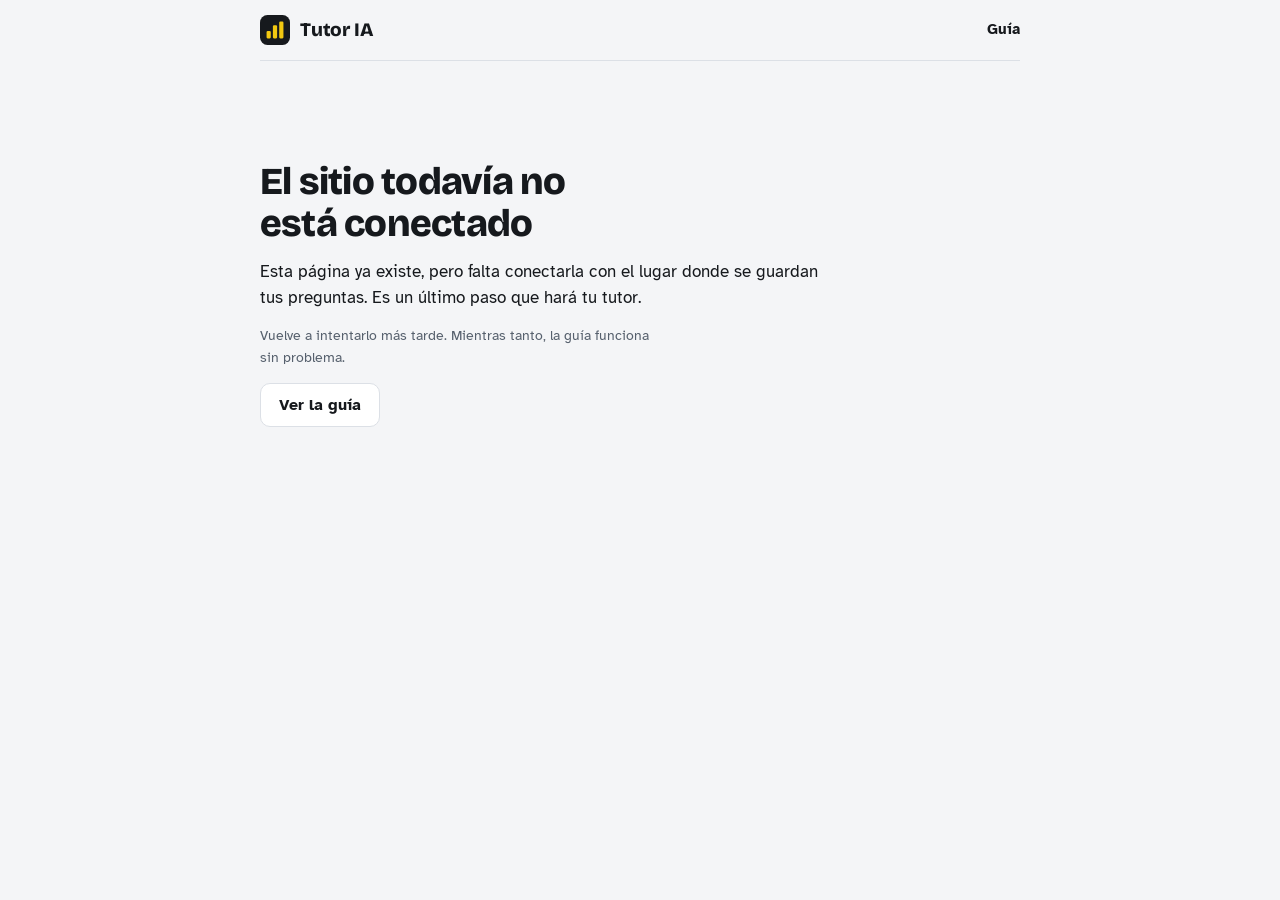
<file: index.html>
<!doctype html>
<html lang="es">
<head>
  <meta charset="utf-8">
  <meta name="viewport" content="width=device-width, initial-scale=1, viewport-fit=cover">
  <meta name="color-scheme" content="light dark">
  <meta name="theme-color" content="#f4f5f7" media="(prefers-color-scheme: light)">
  <meta name="theme-color" content="#101318" media="(prefers-color-scheme: dark)">
  <meta name="robots" content="noindex, nofollow">
  <title>Mis preguntas · Tutor IA</title>
  <link rel="icon" href="data:image/svg+xml,%3Csvg xmlns='http://www.w3.org/2000/svg' viewBox='0 0 32 32'%3E%3Crect width='32' height='32' rx='8' fill='%2316191D'/%3E%3Crect x='7' y='17' width='4.5' height='8' rx='1.2' fill='%23F2C811'/%3E%3Crect x='13.75' y='11' width='4.5' height='14' rx='1.2' fill='%23F2C811'/%3E%3Crect x='20.5' y='7' width='4.5' height='18' rx='1.2' fill='%23F2C811'/%3E%3C/svg%3E">
  <link rel="stylesheet" href="assets/base.css">
  <link rel="stylesheet" href="assets/student.css">
  <script type="module" src="assets/student.js"></script>
</head>
<body>
  <a class="skip-link" href="#main">Ir al contenido</a>

  <header class="topbar">
    <div class="shell topbar-inner">
      <a class="brand" href="index.html" data-route="">
        <svg class="glyph" viewBox="0 0 32 32" aria-hidden="true" focusable="false">
          <rect class="glyph-bg" width="32" height="32" rx="8"/>
          <rect class="glyph-bar" x="7" y="17" width="4.5" height="8" rx="1.2"/>
          <rect class="glyph-bar" x="13.75" y="11" width="4.5" height="14" rx="1.2"/>
          <rect class="glyph-bar" x="20.5" y="7" width="4.5" height="18" rx="1.2"/>
        </svg>
        <span id="greeting">Tutor IA</span>
      </a>
      <nav class="topnav" aria-label="Menú principal">
        <a id="nav-home" href="index.html" data-route="" hidden>Mis preguntas</a>
        <a id="nav-guide" href="guia.html">Guía</a>
      </nav>
    </div>
  </header>

  <p id="conn" class="conn shell" role="status" hidden>Parece que no hay conexión. Lo seguiremos intentando solos.</p>

  <main id="main" class="shell" tabindex="-1">

    <!-- Shown while we check the link with the server -->
    <section id="view-loading" class="view" aria-busy="true">
      <p class="sr-only">Cargando…</p>
      <div class="skeleton sk-title"></div>
      <div class="skeleton sk-block"></div>
      <div class="skeleton sk-block"></div>
    </section>

    <section id="view-nolink" class="view screen" aria-labelledby="nolink-title" hidden>
      <h1 id="nolink-title" tabindex="-1">Necesitas tu enlace personal</h1>
      <p>Abre el enlace que te envió <span data-tutor>tu tutor</span>. Es un enlace largo que te trae directo a tus preguntas.</p>
      <p class="hint">Si ya lo usaste antes, vuelve a abrirlo desde el mismo mensaje o correo. Después, este navegador lo recordará.</p>
      <p><a class="btn" href="guia.html">Mientras tanto, ver la guía</a></p>
    </section>

    <section id="view-notconfigured" class="view screen" aria-labelledby="notconfigured-title" hidden>
      <h1 id="notconfigured-title" tabindex="-1">El sitio todavía no está conectado</h1>
      <p>Esta página ya existe, pero falta conectarla con el lugar donde se guardan tus preguntas. Es un último paso que hará <span data-tutor>tu tutor</span>.</p>
      <p class="hint">Vuelve a intentarlo más tarde. Mientras tanto, la guía funciona sin problema.</p>
      <p><a class="btn" href="guia.html">Ver la guía</a></p>
    </section>

    <section id="view-error" class="view screen" aria-labelledby="error-title" hidden>
      <h1 id="error-title" tabindex="-1">No pudimos conectar</h1>
      <p id="error-text">Revisa tu conexión a internet y vuelve a intentarlo.</p>
      <p><button id="retry-btn" class="btn btn-blue" type="button">Reintentar</button></p>
    </section>

    <!-- Home: her conversations -->
    <section id="view-home" class="view" aria-labelledby="home-title" hidden>
      <div class="intro">
        <h1 id="home-title" tabindex="-1">¿Qué quieres aprender hoy?</h1>
        <p class="lede">Escribe tu duda con calma. La respuesta aparecerá aquí mismo.</p>
      </div>

      <div class="actions">
        <a id="action-question" class="action action-primary" href="index.html?nueva=pregunta" data-route="?nueva=pregunta">
          <span class="action-title">Hacer una pregunta <span class="arrow" aria-hidden="true">→</span></span>
          <span id="action-question-sub" class="action-sub">Te responde el Tutor IA, normalmente en más o menos un minuto.</span>
        </a>
        <a id="action-direct" class="action" href="index.html?nueva=directo" data-route="?nueva=directo">
          <span class="action-title"><span>Mensaje directo a <span data-tutor>tu tutor</span></span> <span class="arrow" aria-hidden="true">→</span></span>
          <span class="action-sub">Te responde <span data-tutor>tu tutor</span> en persona, cuando tenga un momento.</span>
        </a>
      </div>

      <div class="home-notes">
        <p class="aside-note">También puedes escribirle un correo a <span data-tutor>tu tutor</span> como siempre: la respuesta aparecerá aquí también.</p>
        <button id="notify-btn" class="btn btn-sm js-notify" type="button" hidden>Avisarme cuando llegue una respuesta</button>
      </div>

      <div class="list-head">
        <h2 id="list-title">Mis preguntas</h2>
        <span id="list-count" class="list-count"></span>
      </div>
      <div id="thread-list" class="thread-list"></div>
    </section>

    <!-- Compose: new question or direct message -->
    <section id="view-compose" class="view" aria-labelledby="compose-title" hidden>
      <a class="back" href="index.html" data-route=""><span aria-hidden="true">←</span> Volver a mis preguntas</a>
      <h1 id="compose-title" tabindex="-1">Nueva pregunta</h1>

      <div id="draft-note" class="draft-note" hidden>
        <span>Recuperamos lo que estabas escribiendo.</span>
        <button id="draft-clear" class="btn btn-ghost btn-sm" type="button">Empezar de nuevo</button>
      </div>

      <form id="compose-form" class="form" novalidate>
        <fieldset class="kind">
          <legend class="label">¿Quién te responde?</legend>
          <div class="choices">
            <label class="choice" for="kind-question">
              <input type="radio" name="kind" id="kind-question" value="question" checked>
              <span class="choice-title">Pregunta al Tutor IA</span>
              <span id="kind-question-sub" class="choice-sub">Responde en más o menos un minuto.</span>
            </label>
            <label class="choice" for="kind-direct">
              <input type="radio" name="kind" id="kind-direct" value="direct">
              <span class="choice-title">Mensaje directo a <span data-tutor>tu tutor</span></span>
              <span class="choice-sub">Responde en persona, cuando tenga un momento.</span>
            </label>
          </div>
        </fieldset>

        <div id="field-topic" class="field">
          <label for="f-topic">Tema</label>
          <p id="hint-topic" class="hint">Si no sabes cuál, elige «Otro».</p>
          <select id="f-topic" name="topic" class="select" aria-describedby="hint-topic">
            <option value="">Elige un tema</option>
            <option value="powerbi">Power BI</option>
            <option value="powerquery">Power Query</option>
            <option value="dax">DAX</option>
            <option value="python">Python</option>
            <option value="error">Un error</option>
            <option value="otro">Otro</option>
          </select>
        </div>

        <div class="field">
          <label for="f-title">Título</label>
          <p id="hint-title" class="hint">Una frase corta. Por ejemplo: «No me sale el total por ciudad».</p>
          <input id="f-title" name="title" class="input" type="text" autocomplete="off" aria-describedby="hint-title count-title">
          <span id="count-title" class="counter">0 / 140</span>
        </div>

        <div class="field">
          <label id="label-text" for="f-text">Tu pregunta</label>
          <p id="hint-text" class="hint">Cuenta qué querías hacer, qué intentaste y qué pasó.</p>
          <textarea id="f-text" name="text" class="textarea" rows="6" aria-describedby="hint-text count-text"></textarea>
          <span id="count-text" class="counter">0 / 8000</span>
        </div>

        <div class="field">
          <label for="f-code">Código o mensaje de error <span class="optional">(opcional)</span></label>
          <p id="hint-code" class="hint">Pega aquí el código o el mensaje de error completo.</p>
          <textarea id="f-code" name="code" class="textarea code" rows="5" spellcheck="false" autocapitalize="off" autocomplete="off" aria-describedby="hint-code count-code"></textarea>
          <span id="count-code" class="counter">0 / 8000</span>
        </div>

        <p class="privacy"><strong>Cuida tu privacidad.</strong> No escribas contraseñas ni datos privados. Si necesitas mostrar datos, usa solo los nombres de las columnas o datos inventados.</p>

        <p id="compose-error" class="form-error" role="alert"></p>

        <div class="form-actions">
          <button id="compose-submit" class="btn btn-primary" type="submit">Enviar pregunta</button>
          <a class="btn btn-ghost" href="index.html" data-route="">Cancelar</a>
        </div>
      </form>
    </section>

    <!-- One conversation -->
    <section id="view-thread" class="view" aria-labelledby="thread-title" hidden>
      <a class="back" href="index.html" data-route=""><span aria-hidden="true">←</span> Mis preguntas</a>

      <div class="thread-head">
        <p id="thread-num" class="eyebrow"></p>
        <h1 id="thread-title" tabindex="-1"></h1>
        <div id="thread-meta" class="thread-meta"></div>
      </div>

      <p id="thread-error" class="form-error" role="alert"></p>
      <p><button id="thread-retry" class="btn btn-blue" type="button" hidden>Reintentar</button></p>

      <ol id="messages" class="messages" aria-label="Conversación"></ol>

      <div id="thread-status" class="status-line" role="status" aria-live="polite"></div>
      <button id="notify-btn-thread" class="btn btn-sm js-notify" type="button" hidden>Avisarme cuando llegue una respuesta</button>

      <div id="resolve-row" class="resolve-row" hidden>
        <p id="resolve-prompt">¿Ya te quedó claro?</p>
        <button id="resolve-btn" class="btn" type="button">Marcar como resuelta</button>
      </div>
      <p id="closed-note" class="closed-note" tabindex="-1" hidden>Marcaste esta conversación como resuelta. Si vuelves a escribir, se abrirá de nuevo.</p>

      <form id="reply-form" class="form reply" aria-labelledby="reply-title" novalidate hidden>
        <h2 id="reply-title">¿Tienes otra duda sobre esto?</h2>
        <div class="field">
          <label for="r-text">Tu mensaje</label>
          <textarea id="r-text" name="text" class="textarea" rows="4" aria-describedby="count-r-text"></textarea>
          <span id="count-r-text" class="counter">0 / 8000</span>
        </div>
        <details id="r-code-box" class="more">
          <summary>Añadir código o mensaje de error</summary>
          <div class="field">
            <label for="r-code">Código o mensaje de error <span class="optional">(opcional)</span></label>
            <p id="hint-r-code" class="hint">Pega aquí el código o el mensaje de error completo.</p>
            <textarea id="r-code" name="code" class="textarea code" rows="5" spellcheck="false" autocapitalize="off" autocomplete="off" aria-describedby="hint-r-code count-r-code"></textarea>
            <span id="count-r-code" class="counter">0 / 8000</span>
          </div>
        </details>
        <p id="reply-error" class="form-error" role="alert"></p>
        <div class="form-actions">
          <button id="reply-submit" class="btn btn-primary" type="submit">Enviar</button>
          <span class="hint">Sin contraseñas ni datos privados.</span>
        </div>
      </form>
    </section>
  </main>

  <footer id="foot" class="foot shell" hidden>
    <p>Las respuestas del Tutor IA las escribe una inteligencia artificial y a veces se equivoca: prueba siempre el código. <span data-tutor>tu tutor</span> también lee estas conversaciones para ayudarte mejor.</p>
  </footer>

  <noscript><p class="shell">Para usar esta página necesitas activar JavaScript en tu navegador.</p></noscript>
</body>
</html>
</file>
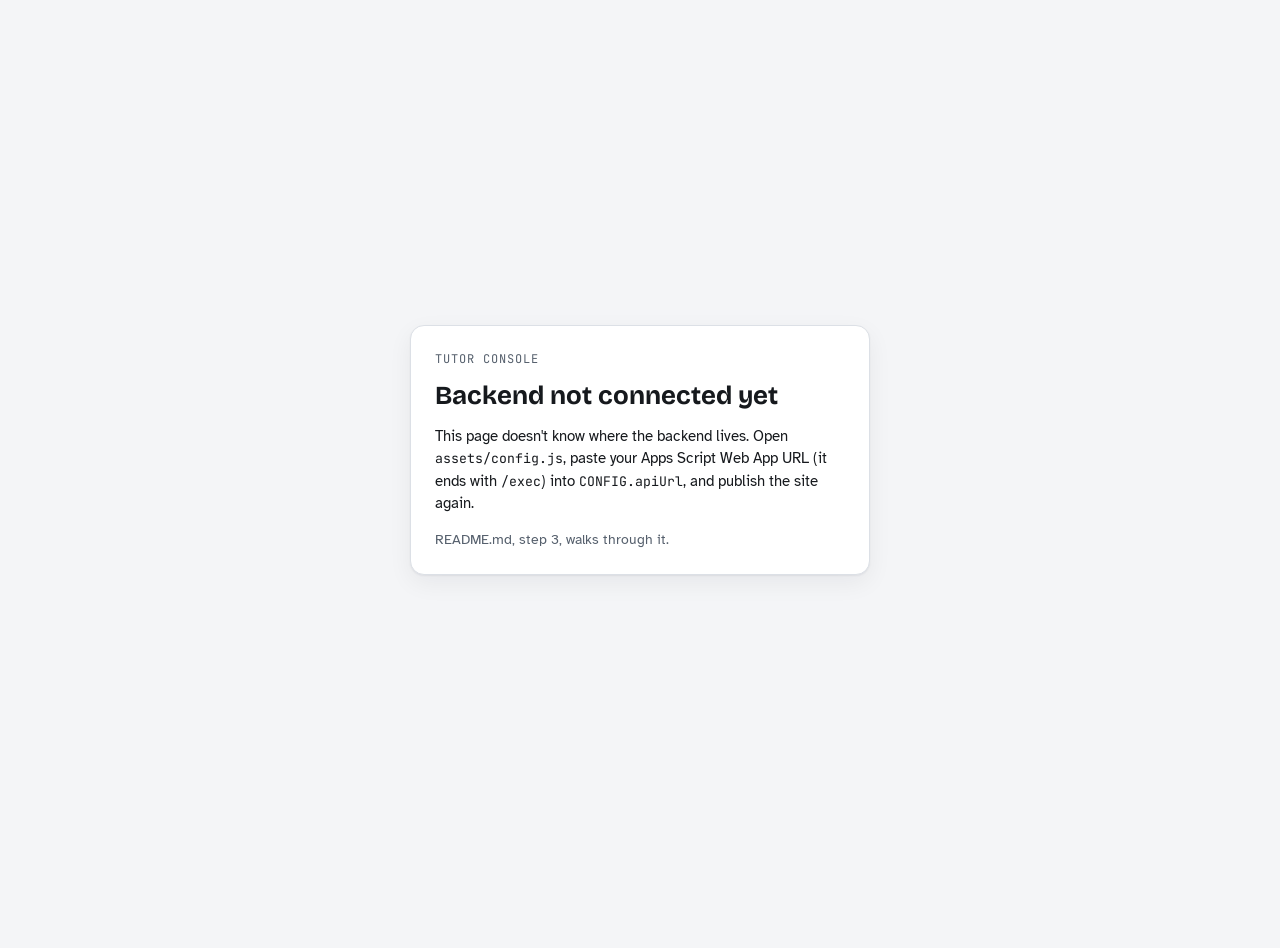
<file: admin.html>
<!doctype html>
<html lang="en">
<head>
  <meta charset="utf-8">
  <meta name="viewport" content="width=device-width, initial-scale=1">
  <meta name="robots" content="noindex">
  <title>Tutor Console</title>
  <link rel="icon" href="data:image/svg+xml,%3Csvg xmlns='http://www.w3.org/2000/svg' viewBox='0 0 32 32'%3E%3Crect width='32' height='32' rx='7' fill='%2316191d'/%3E%3Crect x='7' y='17' width='4' height='8' rx='1' fill='%23f2c811'/%3E%3Crect x='14' y='12' width='4' height='13' rx='1' fill='%23f2c811'/%3E%3Crect x='21' y='7' width='4' height='18' rx='1' fill='%2386b4ea'/%3E%3C/svg%3E">
  <link rel="stylesheet" href="assets/base.css">
  <link rel="stylesheet" href="assets/admin.css">
  <script type="module" src="assets/admin.js"></script>
</head>
<body class="admin">

  <!-- Shown until admin.js decides which screen applies. -->
  <main id="screen-boot" class="screen center-screen">
    <p class="hint">Loading the console…</p>
    <noscript><p class="notice notice-warn">This console needs JavaScript.</p></noscript>
  </main>

  <!-- Backend URL missing in assets/config.js -->
  <main id="screen-not-configured" class="screen center-screen" hidden>
    <section class="card" aria-labelledby="nc-title">
      <p class="eyebrow">Tutor Console</p>
      <h1 id="nc-title">Backend not connected yet</h1>
      <p>This page doesn't know where the backend lives. Open <code>assets/config.js</code>, paste your Apps Script Web App URL (it ends with <code>/exec</code>) into <code>CONFIG.apiUrl</code>, and publish the site again.</p>
      <p class="hint">README.md, step 3, walks through it.</p>
    </section>
  </main>

  <!-- Sign-in -->
  <main id="screen-signin" class="screen center-screen" hidden>
    <section class="card" aria-labelledby="signin-title">
      <p class="eyebrow">Tutor Console</p>
      <h1 id="signin-title">Sign in</h1>
      <p id="signin-msg" class="notice" role="status" hidden></p>
      <form id="signin-form" class="stack" novalidate>
        <div class="field">
          <label for="signin-token">Admin token</label>
          <input id="signin-token" class="input code" type="password" autocomplete="current-password" spellcheck="false" autocapitalize="off" aria-describedby="signin-hint">
          <p id="signin-hint" class="hint">Run <code>setup()</code> in the Apps Script editor and copy the admin token from its log. Tip: open <code>admin.html#admin=YOUR_TOKEN</code> once and this browser remembers it.</p>
        </div>
        <label class="check" for="signin-show"><input type="checkbox" id="signin-show"> Show token</label>
        <button id="signin-submit" class="btn btn-primary" type="submit">Sign in</button>
      </form>
    </section>
  </main>

  <!-- Console -->
  <div id="screen-console" class="screen" hidden>
    <header class="topbar">
      <div class="brand">
        <svg class="brand-mark" viewBox="0 0 32 32" aria-hidden="true"><rect width="32" height="32" rx="7" fill="#16191d"/><rect x="7" y="17" width="4" height="8" rx="1" fill="#f2c811"/><rect x="14" y="12" width="4" height="13" rx="1" fill="#f2c811"/><rect x="21" y="7" width="4" height="18" rx="1" fill="#86b4ea"/></svg>
        <div>
          <h1>Tutor Console</h1>
          <p id="console-sub" class="eyebrow"></p>
        </div>
      </div>
      <nav class="topbar-actions" aria-label="Console actions">
        <span id="link-warn" class="pill pill-alert pill-xs" hidden>Site URL not set</span>
        <button id="btn-copy-link" class="btn btn-sm" type="button" aria-describedby="link-warn">Copy student link</button>
        <button id="btn-notify" class="btn btn-sm" type="button">Enable desktop notifications</button>
        <button id="btn-settings" class="btn btn-sm" type="button">Settings</button>
        <button id="btn-signout" class="btn btn-ghost btn-sm" type="button">Sign out</button>
      </nav>
    </header>

    <p id="conn-banner" class="notice notice-warn conn-banner" role="status" hidden><strong>Connection problem.</strong> <span id="conn-text"></span></p>

    <!-- Summary strip: is the backend healthy? -->
    <section id="status-strip" class="strip" aria-label="Backend status">
      <div class="stat">
        <span class="stat-label">Auto Claude calls today</span>
        <div class="stat-line">
          <span class="stat-big"><span id="calls-today">–</span><span class="stat-of"> / <span id="calls-cap">–</span></span></span>
          <span id="calls-pill" class="pill pill-xs" hidden></span>
        </div>
        <span class="meter" aria-hidden="true"><span id="calls-bar"></span></span>
      </div>
      <div class="stat">
        <span class="stat-label">Backend</span>
        <div class="stat-line">
          <span id="tick-text" class="stat-value">–</span>
          <span id="tick-pill" class="pill pill-xs" hidden></span>
        </div>
        <p id="tick-hint" class="stat-hint warn" hidden>The minute trigger is not running. Open the Apps Script editor and run <code>setup()</code>.</p>
      </div>
      <div class="stat">
        <span class="stat-label">Claude API key</span>
        <div class="stat-line">
          <span id="key-text" class="stat-value">–</span>
          <span id="key-pill" class="pill pill-xs" hidden></span>
        </div>
        <p id="key-hint" class="stat-hint warn" hidden>Add <code>ANTHROPIC_API_KEY</code> in Script Properties.</p>
      </div>
      <div class="stat">
        <span class="stat-label">Email intake</span>
        <div class="stat-line">
          <span id="email-text" class="stat-value">–</span>
          <span id="email-pill" class="pill pill-xs" hidden></span>
        </div>
        <p id="email-hint" class="stat-hint"></p>
      </div>
      <details id="stat-error" class="stat stat-error" hidden>
        <summary><span class="stat-label">Last backend error</span> <span class="pill pill-alert pill-xs">Show</span></summary>
        <pre id="error-text" class="error-text"></pre>
      </details>
    </section>

    <div id="console-grid" class="console-grid" data-view="list">
      <!-- Inbox -->
      <section id="inbox" class="panel inbox" aria-labelledby="inbox-heading">
        <div class="inbox-head">
          <h2 id="inbox-heading">Inbox</h2>
          <span id="sync-status" class="hint sync-status"></span>
          <button id="btn-refresh" class="btn btn-ghost btn-sm" type="button">Refresh</button>
        </div>
        <div class="filters" role="group" aria-label="Filter threads">
          <button type="button" class="filter" id="filter-needs" data-filter="needs" aria-pressed="false">Needs you <span class="count num" id="count-needs">–</span></button>
          <button type="button" class="filter" id="filter-all" data-filter="all" aria-pressed="false">All <span class="count num" id="count-all">–</span></button>
          <button type="button" class="filter" id="filter-direct" data-filter="direct" aria-pressed="false">Direct <span class="count num" id="count-direct">–</span></button>
          <button type="button" class="filter" id="filter-email" data-filter="email" aria-pressed="false">Email <span class="count num" id="count-email">–</span></button>
        </div>
        <div id="list-loading" class="list-loading" aria-hidden="true">
          <div class="skeleton"></div><div class="skeleton"></div><div class="skeleton"></div>
        </div>
        <ul id="thread-list" class="thread-list" aria-label="Threads"></ul>
        <div id="list-empty" class="list-empty" hidden>
          <p id="list-empty-text"></p>
          <button id="btn-show-all" class="btn btn-sm" type="button" hidden>Show all threads</button>
        </div>
      </section>

      <!-- Thread detail -->
      <section id="detail" class="panel detail" aria-label="Thread">
        <div id="detail-empty" class="detail-empty">
          <p id="detail-empty-title" class="detail-empty-title">Select a thread</p>
          <p id="detail-empty-text" class="hint">Pick a thread in the inbox to read the conversation and reply.</p>
          <button id="btn-open-next" class="btn btn-sm" type="button" hidden></button>
        </div>

        <div id="detail-loading" class="detail-loading" hidden aria-hidden="true">
          <div class="skeleton sk-title"></div><div class="skeleton sk-msg"></div><div class="skeleton sk-msg"></div>
        </div>

        <div id="detail-error" class="notice notice-warn" role="alert" hidden>
          <span id="detail-error-text"></span>
          <button id="btn-detail-retry" class="btn btn-sm" type="button">Try again</button>
        </div>

        <article id="detail-thread" class="detail-thread" hidden>
          <button id="btn-back" class="btn btn-ghost btn-sm back-btn" type="button">← Inbox</button>
          <header class="detail-head">
            <div class="detail-titlebar">
              <h2 id="detail-title" class="detail-title" tabindex="-1"><span id="detail-num" class="num detail-num"></span> <span id="detail-title-text"></span></h2>
              <div class="detail-actions">
                <button id="btn-close-thread" class="btn btn-sm" type="button">Close thread</button>
                <button id="btn-delete-thread" class="btn btn-sm btn-danger" type="button">Delete…</button>
              </div>
            </div>
            <div id="detail-pills" class="pill-row"></div>
          </header>

          <div id="detail-notes" class="notes"></div>

          <h3 class="sr-only">Conversation</h3>
          <ol id="history" class="history"></ol>
          <p id="history-empty" class="hint" hidden>No messages in this thread.</p>

          <form id="composer" class="composer" novalidate>
            <div class="composer-top">
              <label id="reply-label" for="reply-text" class="composer-label">Reply</label>
              <div class="seg" role="tablist" aria-label="Reply editor mode">
                <button type="button" role="tab" id="tab-write" aria-selected="true" aria-controls="panel-write">Write</button>
                <button type="button" role="tab" id="tab-preview" aria-selected="false" aria-controls="panel-preview" tabindex="-1">Preview</button>
              </div>
            </div>

            <div id="draft-bar" class="draft-bar" hidden>
              <span><strong>Draft ready</strong> · written <time id="draft-at"></time><span id="draft-stale" class="draft-stale" hidden> (before the latest message)</span></span>
              <button id="btn-insert-draft" class="btn btn-sm" type="button">Insert current draft</button>
            </div>

            <div id="panel-write" role="tabpanel" aria-labelledby="tab-write">
              <textarea id="reply-text" class="textarea" rows="9" placeholder="Write the reply in Spanish. Markdown works." aria-describedby="reply-hint composer-error"></textarea>
            </div>
            <div id="panel-preview" role="tabpanel" aria-labelledby="tab-preview" hidden>
              <div id="reply-preview" class="md preview" tabindex="0"></div>
            </div>
            <p id="reply-hint" class="hint">Markdown supported. <kbd id="send-shortcut">Ctrl+Enter</kbd> sends.</p>
            <p id="composer-error" class="field-error" role="alert"></p>

            <div class="composer-bottom">
              <div class="composer-options">
                <div id="send-as-group" class="send-as" role="radiogroup" aria-labelledby="send-as-label">
                  <span id="send-as-label" class="label">Send as</span>
                  <label class="radio" for="send-as-tutor"><input type="radio" name="send-as" id="send-as-tutor" value="tutor"> Tutor IA</label>
                  <label class="radio" for="send-as-alon"><input type="radio" name="send-as" id="send-as-alon" value="alon"> <span id="send-as-alon-label">Owner</span></label>
                </div>
                <label id="reply-email-wrap" class="check" for="reply-email" hidden><input type="checkbox" id="reply-email"> Also reply by email</label>
              </div>
              <div class="composer-buttons">
                <button id="btn-draft" class="btn btn-sm" type="button">Draft with Claude</button>
                <button id="btn-send" class="btn btn-primary btn-sm" type="submit">Send reply</button>
              </div>
            </div>
          </form>
        </article>
      </section>
    </div>
  </div>

  <!-- Settings -->
  <dialog id="settings-dialog" class="sheet" aria-labelledby="settings-title">
    <form id="settings-form" novalidate>
      <div class="sheet-head">
        <h2 id="settings-title">Settings</h2>
        <button id="settings-close" class="btn btn-ghost btn-sm" type="button">Close</button>
      </div>
      <div class="sheet-body">
        <p id="settings-notice" class="notice notice-warn" hidden></p>
        <p id="settings-error" class="notice notice-warn" role="alert" hidden></p>

        <fieldset class="group">
          <legend>People and links</legend>
          <div class="two-col">
            <div class="field">
              <label for="set-studentName">Student name</label>
              <input id="set-studentName" class="input" type="text" maxlength="60" autocomplete="off">
            </div>
            <div class="field">
              <label for="set-tutorName">Your name (shown to the student)</label>
              <input id="set-tutorName" class="input" type="text" maxlength="60" autocomplete="off">
            </div>
          </div>
          <div class="field">
            <label for="set-siteUrl">Site URL</label>
            <input id="set-siteUrl" class="input" type="url" inputmode="url" spellcheck="false" placeholder="https://alonbbar6.github.io/zoila-tutorial/" aria-describedby="hint-siteUrl">
            <p id="hint-siteUrl" class="hint">Where index.html is published. Used for the student link and links in emails.</p>
          </div>
        </fieldset>

        <fieldset class="group">
          <legend>Automatic answers</legend>
          <div class="switch">
            <input type="checkbox" role="switch" id="set-autoQuestion" class="switch-input" aria-describedby="hint-autoQuestion">
            <label for="set-autoQuestion"><span class="switch-track" aria-hidden="true"></span>Auto-answer questions</label>
            <p id="hint-autoQuestion" class="hint">Claude answers “question” threads on its own.</p>
          </div>
          <div class="switch">
            <input type="checkbox" role="switch" id="set-autoDirect" class="switch-input" aria-describedby="hint-autoDirect">
            <label for="set-autoDirect"><span class="switch-track" aria-hidden="true"></span>Auto-answer direct messages</label>
            <p id="hint-autoDirect" class="hint">Usually off: direct messages are meant for you.</p>
          </div>
          <div class="switch">
            <input type="checkbox" role="switch" id="set-draftDirect" class="switch-input" aria-describedby="hint-draftDirect">
            <label for="set-draftDirect"><span class="switch-track" aria-hidden="true"></span>Pre-write drafts for direct messages</label>
            <p id="hint-draftDirect" class="hint">When a direct message arrives, Claude writes a draft for you to review. Nothing is sent.</p>
          </div>
          <div class="field">
            <label for="set-dailyCap">Daily cap for automatic Claude calls</label>
            <input id="set-dailyCap" class="input num cap-input" type="number" min="0" max="500" step="1" inputmode="numeric" aria-describedby="hint-dailyCap">
            <p id="hint-dailyCap" class="hint">0–500. Counts automatic answers and drafts. Drafts you request here don't count.</p>
          </div>
        </fieldset>

        <fieldset class="group">
          <legend>Email</legend>
          <div class="field">
            <label for="set-studentEmails">Student email addresses</label>
            <textarea id="set-studentEmails" class="textarea code emails-input" rows="3" spellcheck="false" aria-describedby="hint-studentEmails"></textarea>
            <p id="hint-studentEmails" class="hint">One per line or separated by commas. Only emails from these addresses are imported.</p>
          </div>
          <div class="switch">
            <input type="checkbox" role="switch" id="set-emailReplies" class="switch-input" aria-describedby="hint-emailReplies">
            <label for="set-emailReplies"><span class="switch-track" aria-hidden="true"></span>Reply by email to email threads</label>
            <p id="hint-emailReplies" class="hint">Answers to threads that came in by email are also sent back by email.</p>
          </div>
          <div class="intake-row">
            <button id="btn-intake" class="btn btn-sm" type="button">Check email now</button>
            <span id="intake-result" class="hint" role="status"></span>
          </div>
        </fieldset>

        <fieldset class="group">
          <legend>Notifications to you</legend>
          <div class="field">
            <label for="set-notifyEmail">Notification email</label>
            <input id="set-notifyEmail" class="input" type="email" inputmode="email" spellcheck="false" autocomplete="email" aria-describedby="hint-notifyEmail">
            <p id="hint-notifyEmail" class="hint">Leave empty to turn email notifications off.</p>
          </div>
          <div class="field">
            <label for="set-notifyOn">Notify me about</label>
            <select id="set-notifyOn" class="select" aria-describedby="hint-notifyOn">
              <option value="direct">Direct messages only</option>
              <option value="all">Everything, including automatic answers</option>
              <option value="none">Nothing</option>
            </select>
            <p id="hint-notifyOn" class="hint">Errors and a reached daily cap are always emailed when a notification email is set.</p>
          </div>
        </fieldset>
      </div>
      <div class="sheet-foot">
        <button id="settings-cancel" class="btn btn-ghost btn-sm" type="button">Cancel</button>
        <button id="settings-save" class="btn btn-primary btn-sm" type="submit">Save settings</button>
      </div>
    </form>
  </dialog>

  <!-- Generic confirmation (delete, replace text) -->
  <dialog id="confirm-dialog" class="sheet sheet-small" aria-labelledby="confirm-title" aria-describedby="confirm-body">
    <form method="dialog">
      <div class="sheet-body">
        <h2 id="confirm-title" class="confirm-title"></h2>
        <p id="confirm-body"></p>
      </div>
      <div class="sheet-foot">
        <button id="confirm-cancel" class="btn btn-sm" value="cancel">Cancel</button>
        <button id="confirm-ok" class="btn btn-primary btn-sm" value="ok">Confirm</button>
      </div>
    </form>
  </dialog>
</body>
</html>
</file>
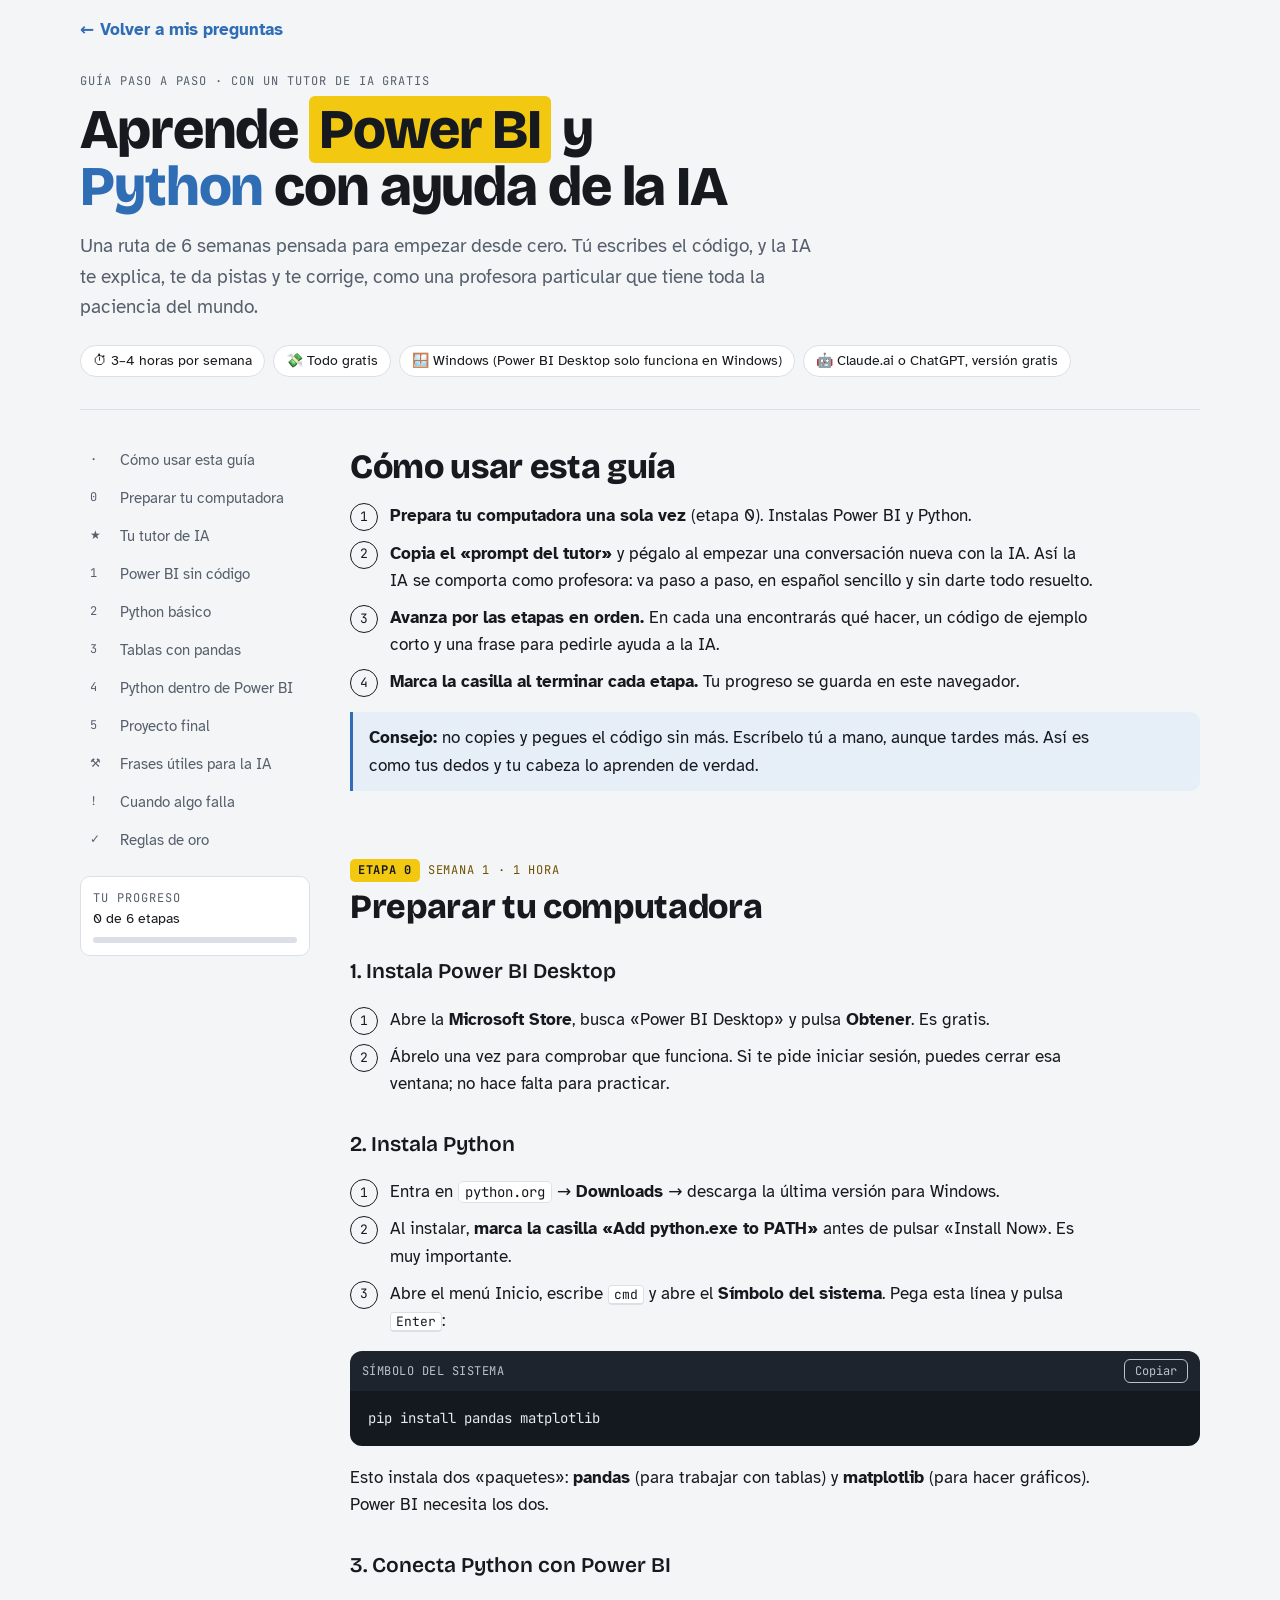
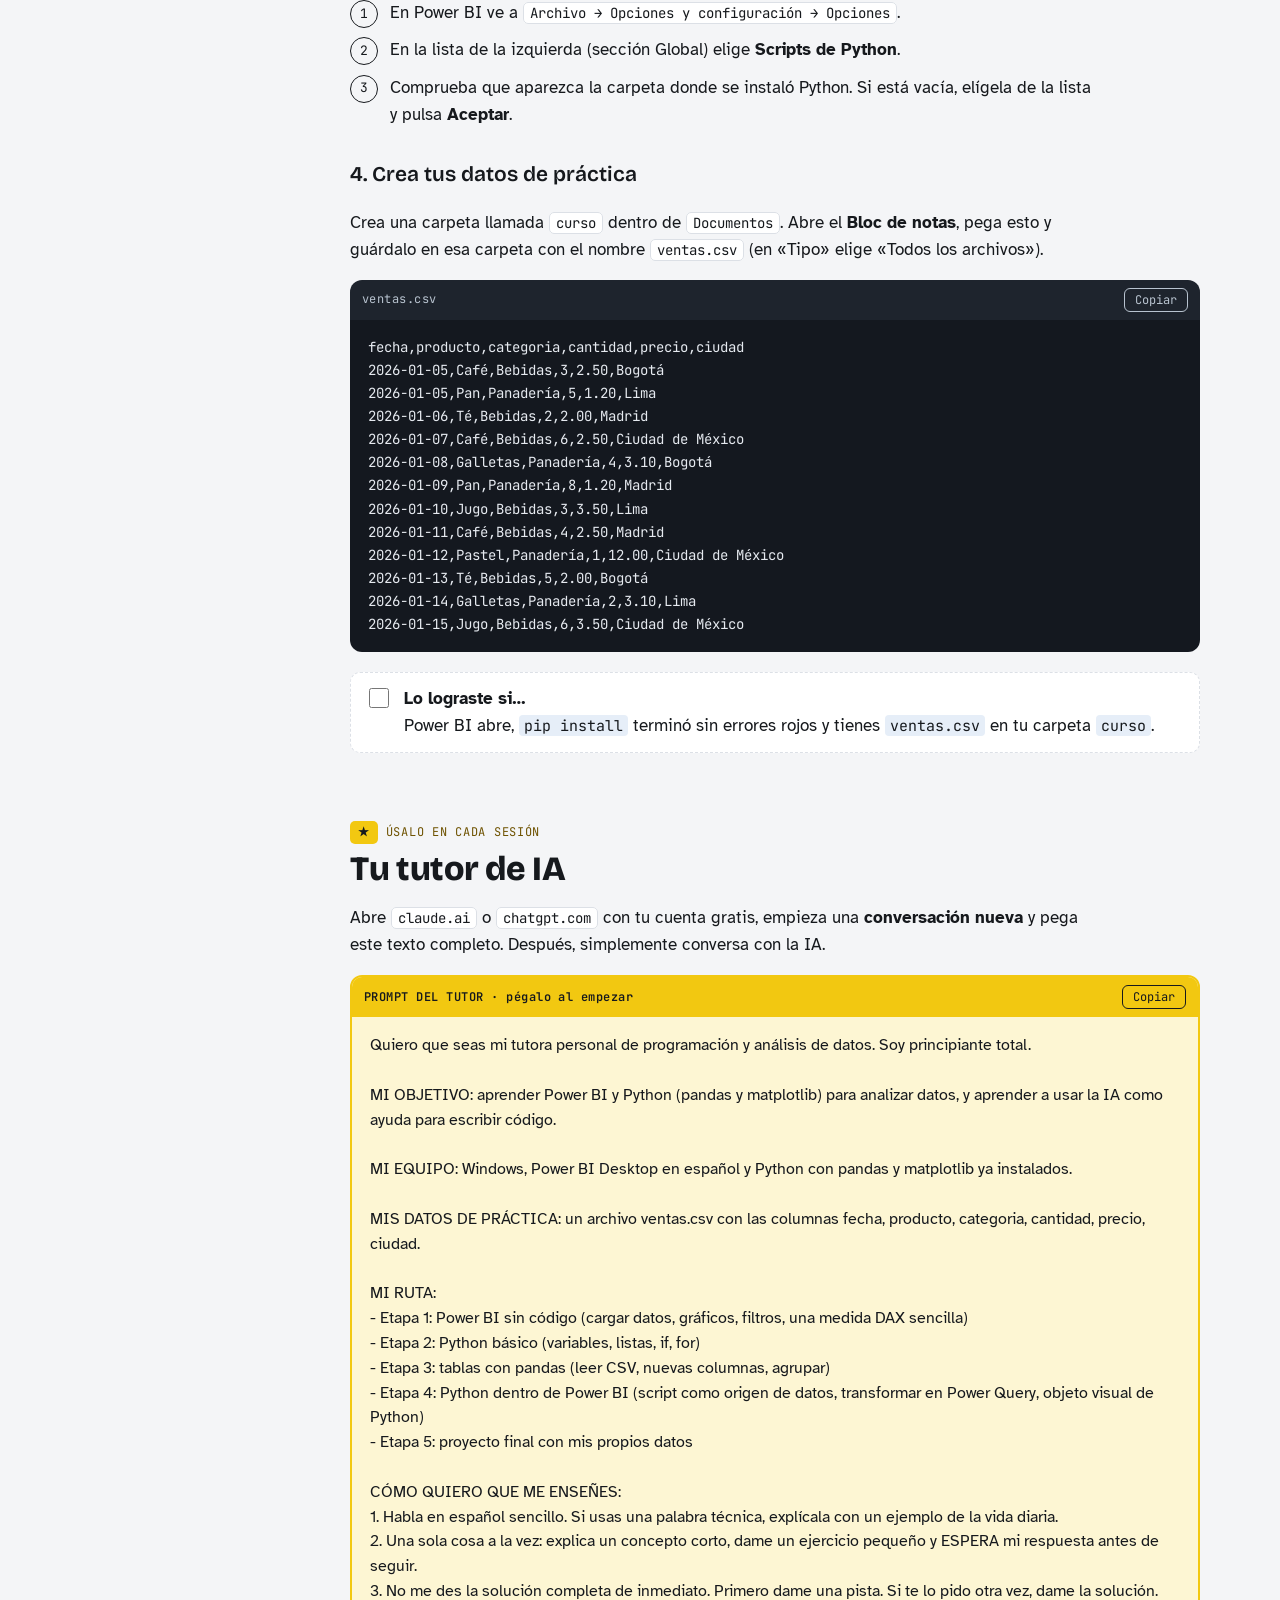
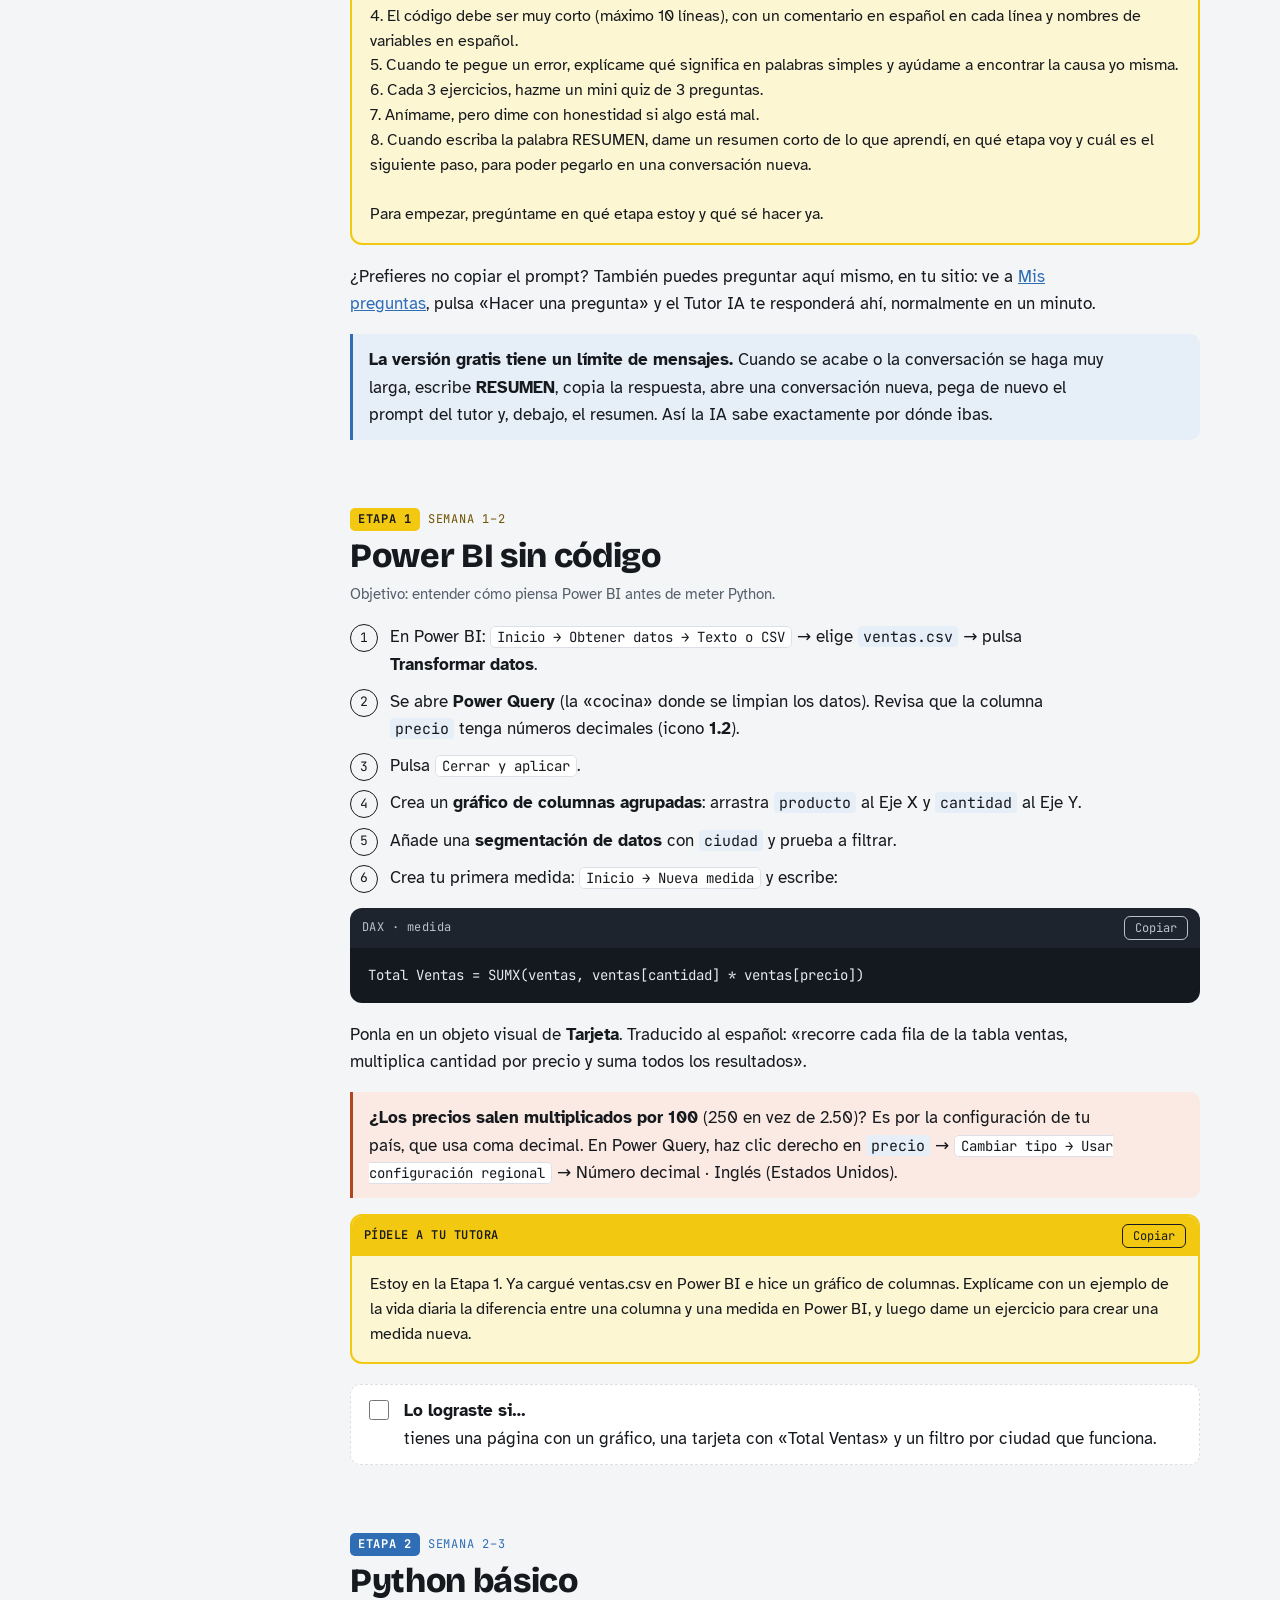
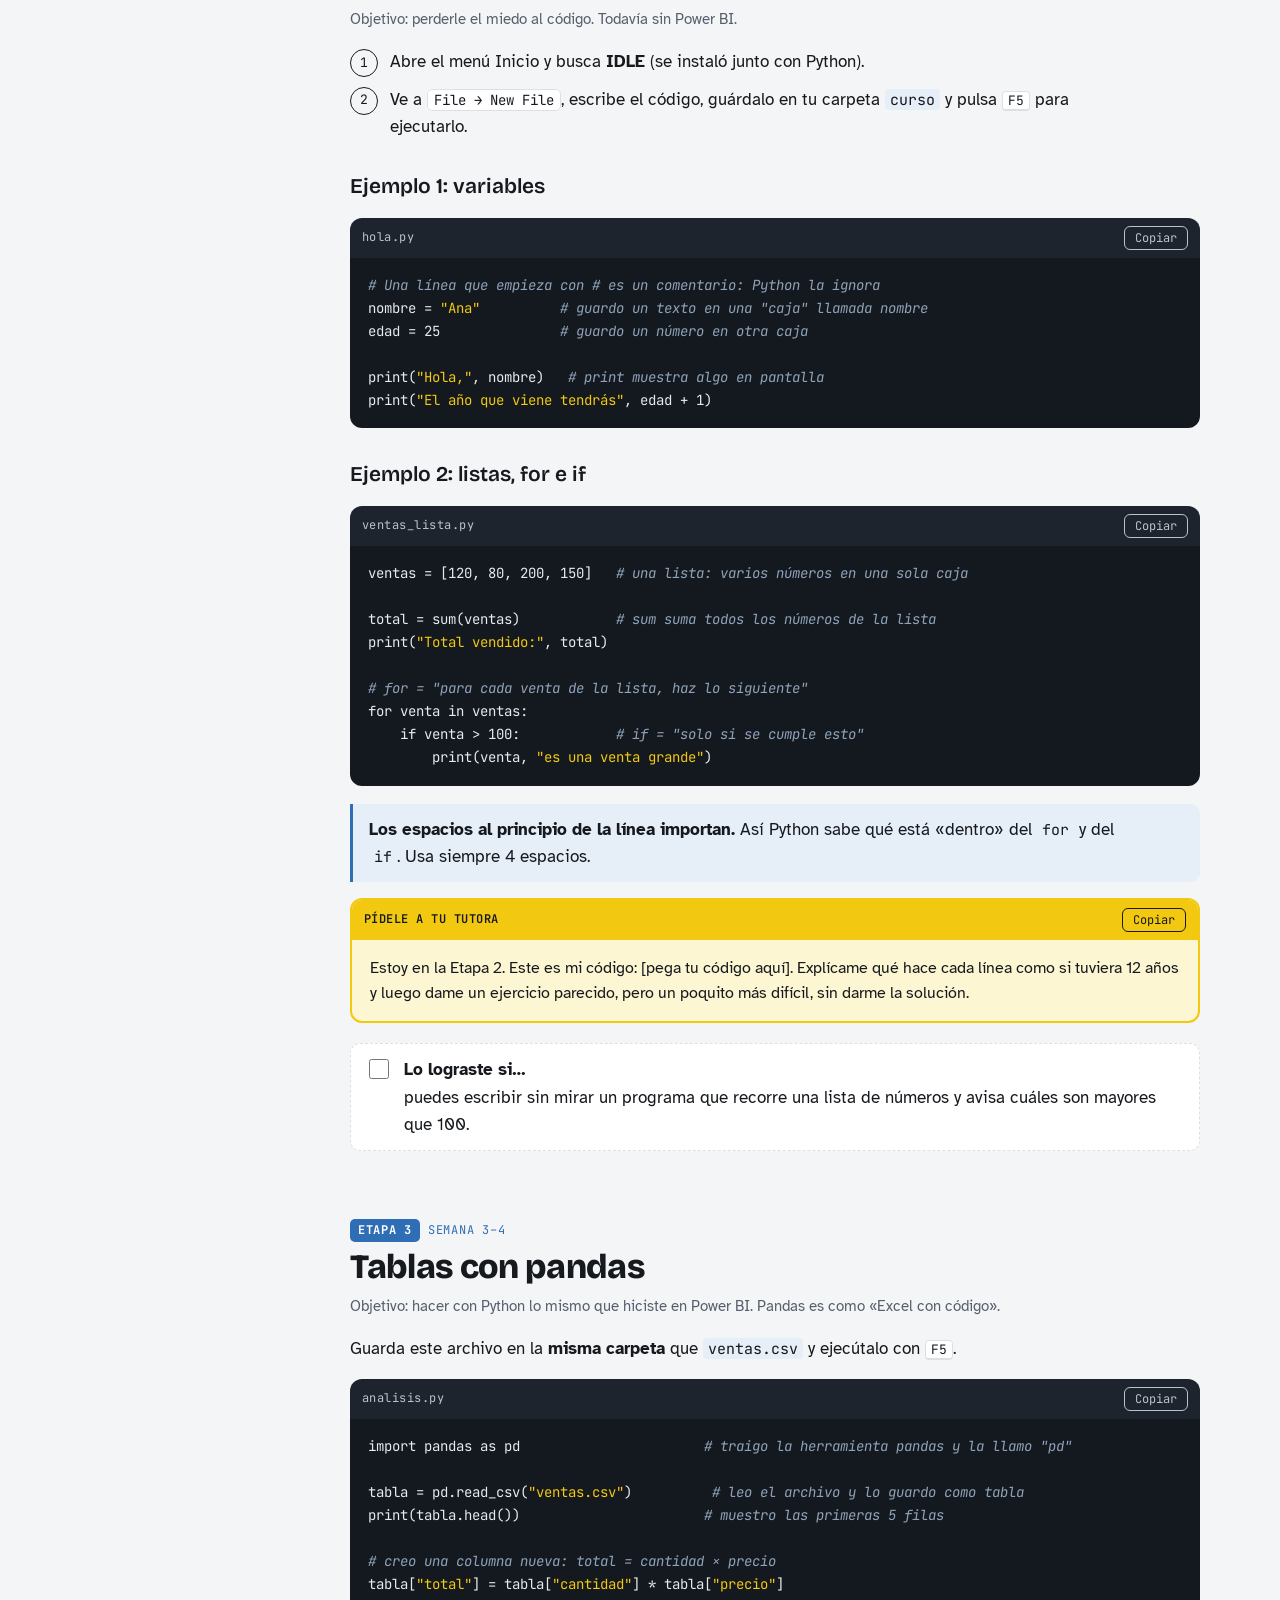
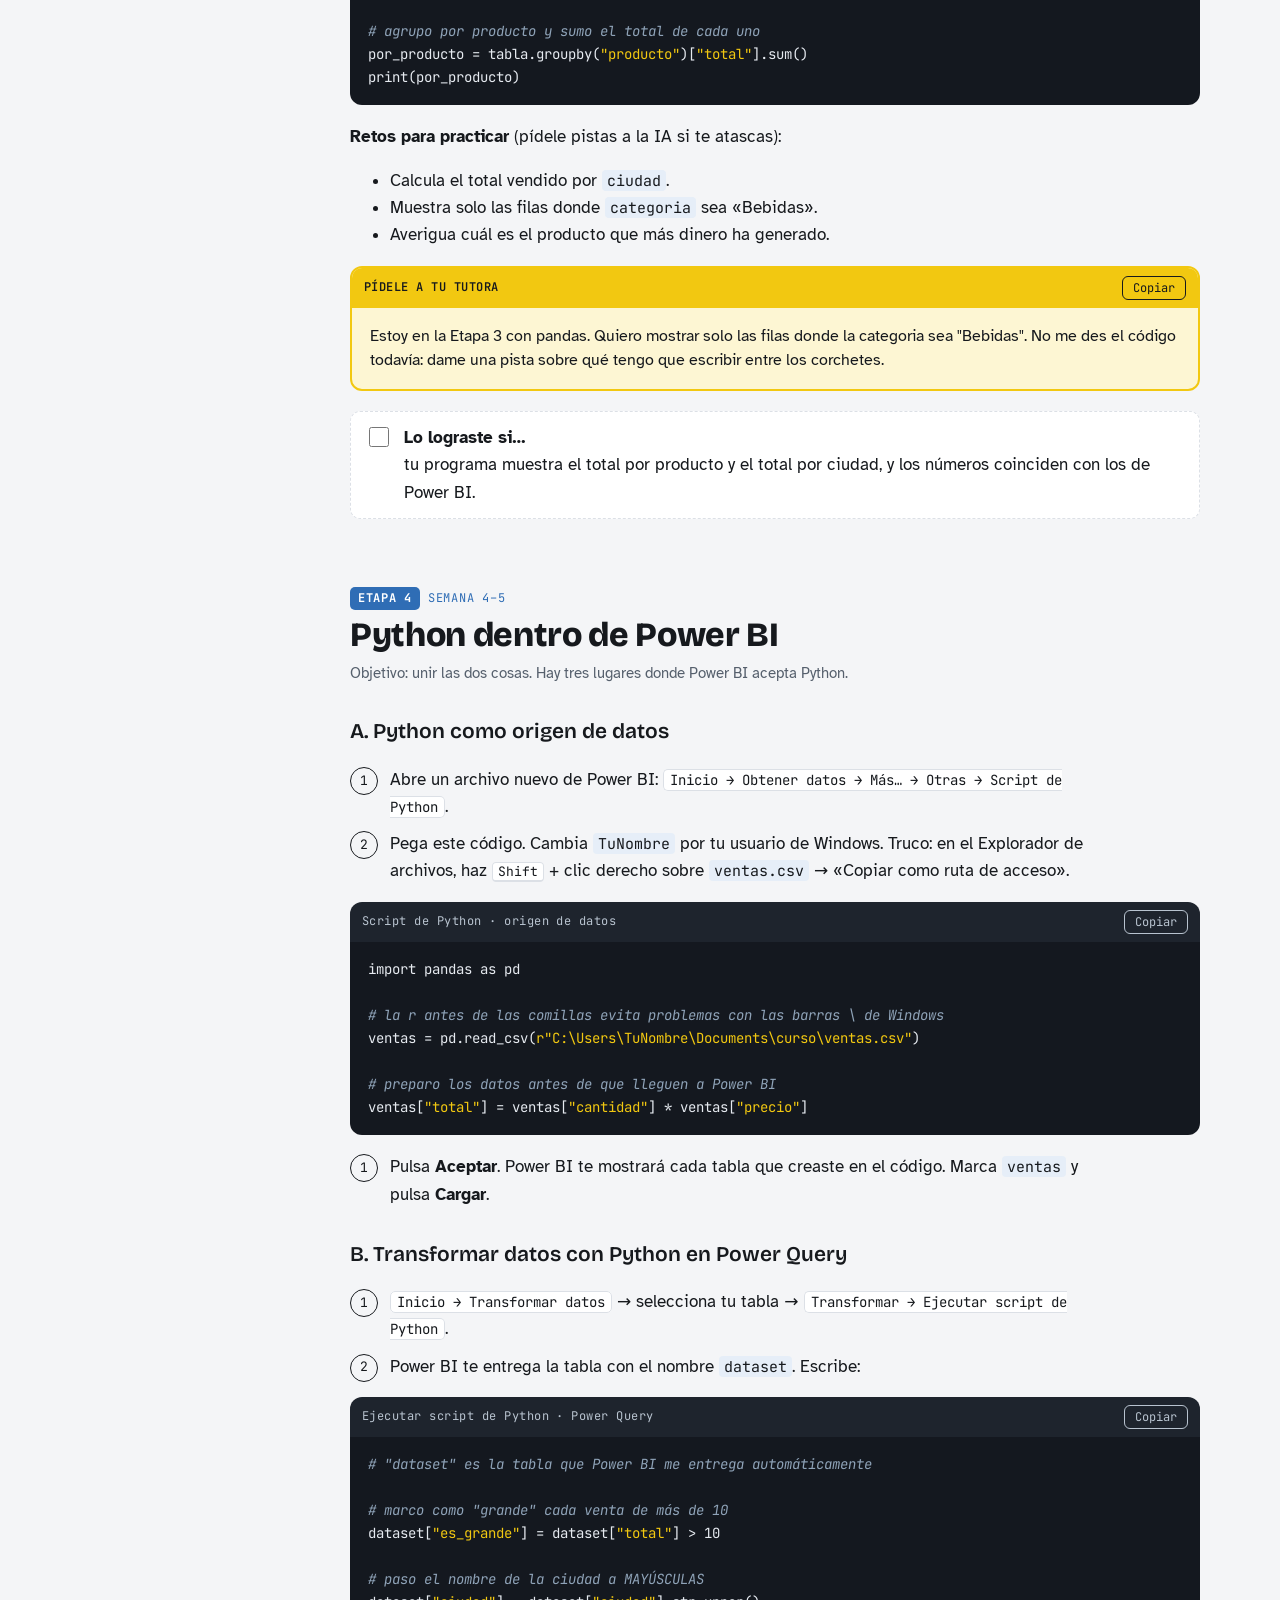
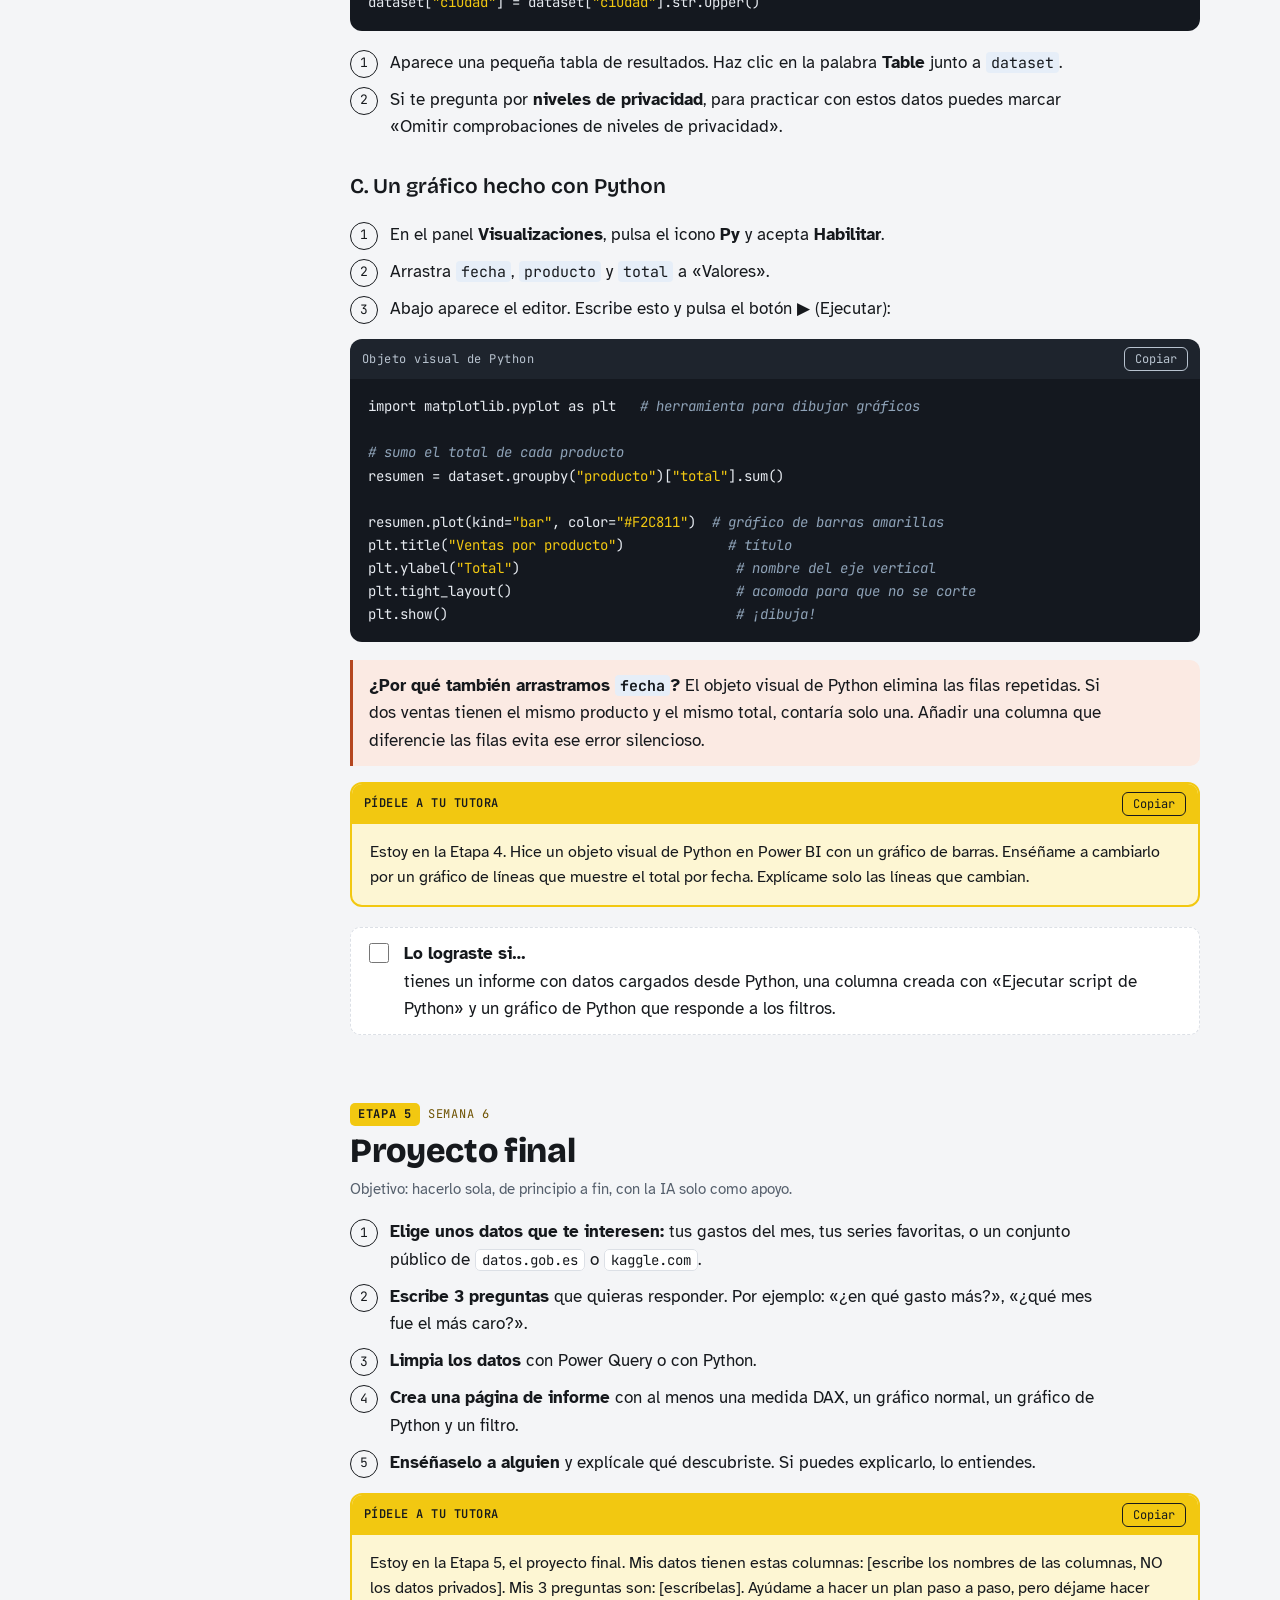
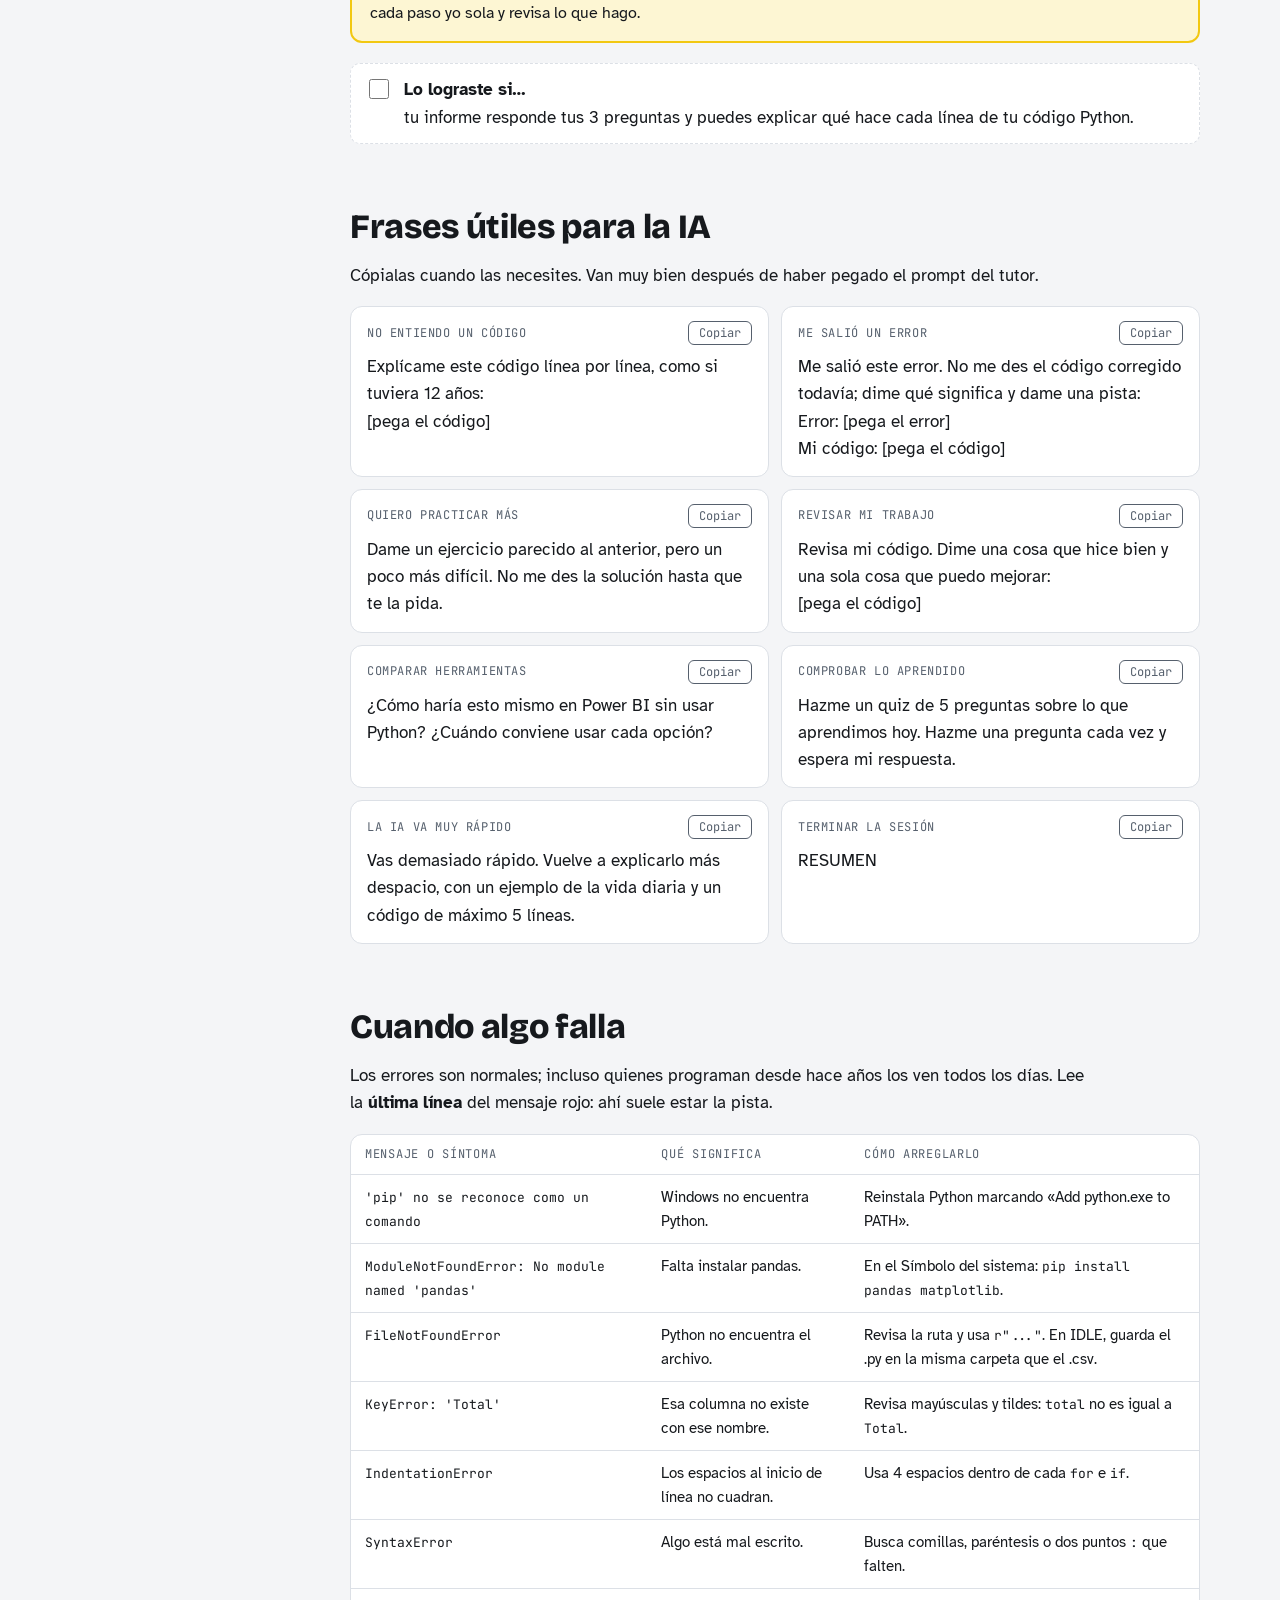
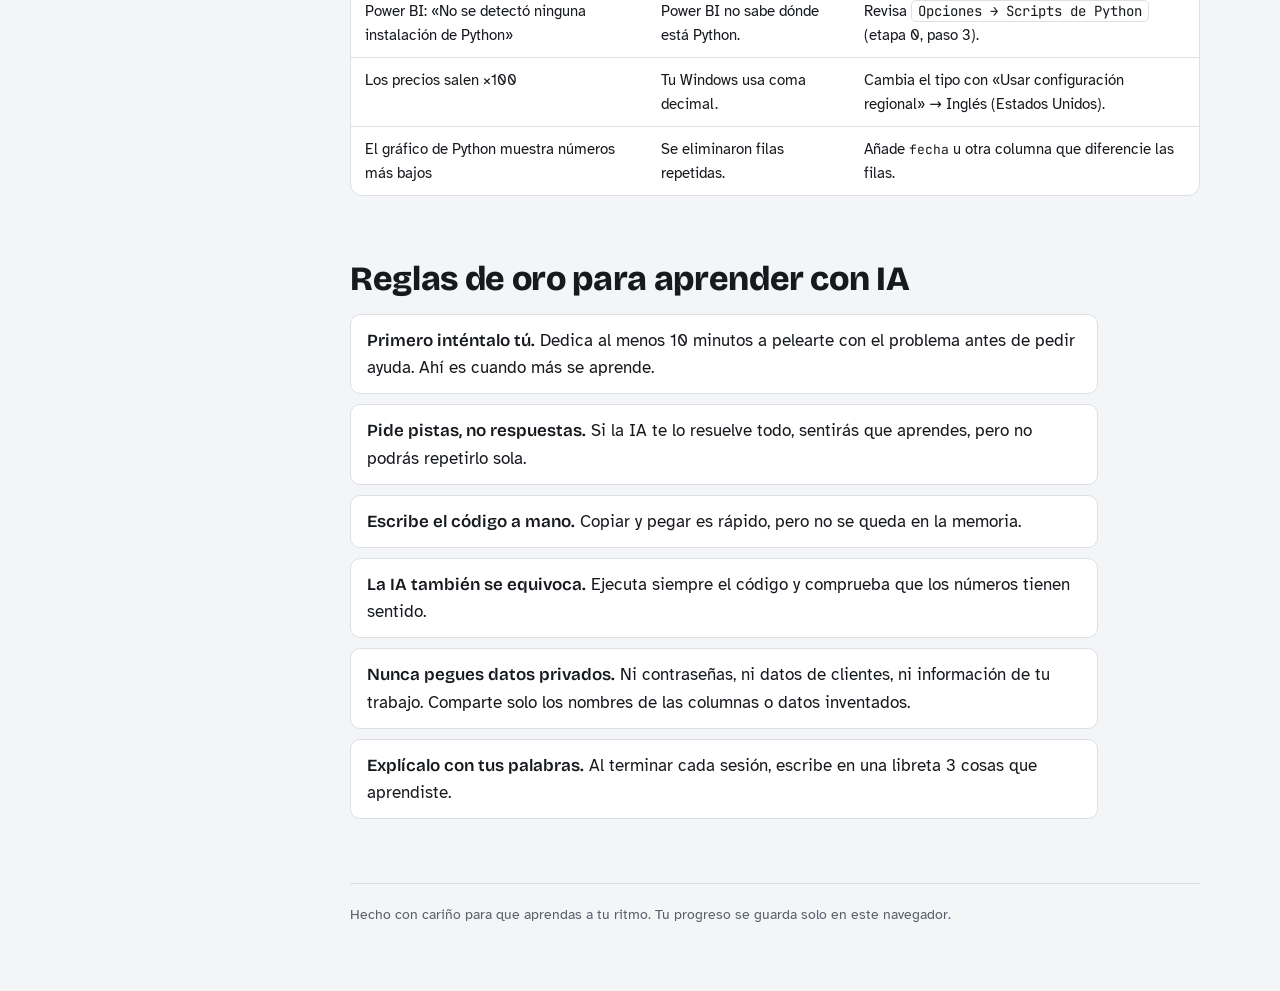
<file: guia.html>
<!doctype html>
<html lang="es">
<head>
<meta charset="utf-8">
<meta name="viewport" content="width=device-width, initial-scale=1, viewport-fit=cover">
<meta name="color-scheme" content="light dark">
<meta name="robots" content="noindex, nofollow">
<title>Guía Power BI + Python</title>
<link rel="icon" href="data:image/svg+xml,%3Csvg xmlns='http://www.w3.org/2000/svg' viewBox='0 0 32 32'%3E%3Crect width='32' height='32' rx='8' fill='%2316191D'/%3E%3Crect x='7' y='17' width='4.5' height='8' rx='1.2' fill='%23F2C811'/%3E%3Crect x='13.75' y='11' width='4.5' height='14' rx='1.2' fill='%23F2C811'/%3E%3Crect x='20.5' y='7' width='4.5' height='18' rx='1.2' fill='%23F2C811'/%3E%3C/svg%3E">
<link rel="preconnect" href="https://fonts.googleapis.com">
<link rel="preconnect" href="https://fonts.gstatic.com" crossorigin>
<link rel="stylesheet" href="https://fonts.googleapis.com/css2?family=Atkinson+Hyperlegible:ital,wght@0,400;0,700;1,400&family=Bricolage+Grotesque:opsz,wght@12..96,600;12..96,800&family=JetBrains+Mono:wght@400;600&display=swap">
<style>
:root{
  --bg:#F4F5F7; --surface:#FFFFFF; --ink:#16191D; --muted:#56606D; --line:#DCE0E6;
  --accent:#F2C811; --accent-ink:#6E5200; --accent-soft:#FDF6D3;
  --py:#2F6DB5; --py-soft:#E6EEF8;
  --warn:#B4461F; --warn-soft:#FBEAE3;
  --code-bg:#14181F; --code-ink:#E6EAF0; --code-cm:#8FA3B8; --code-str:#F2C811;
  --display:"Bricolage Grotesque", "Segoe UI", system-ui, sans-serif;
  --body:"Atkinson Hyperlegible", "Segoe UI", system-ui, sans-serif;
  --mono:"JetBrains Mono", ui-monospace, "Cascadia Code", Consolas, monospace;
}
@media (prefers-color-scheme: dark){
  :root:not([data-theme="light"]){
    --bg:#101318; --surface:#181C23; --ink:#E7EAEE; --muted:#9BA4B0; --line:#2A3039;
    --accent-ink:#F2C811; --accent-soft:#2C2610;
    --py:#86B4EA; --py-soft:#17263A;
    --warn:#F0916C; --warn-soft:#33201A;
    --code-bg:#0A0D11;
  }
}
:root[data-theme="dark"]{
  --bg:#101318; --surface:#181C23; --ink:#E7EAEE; --muted:#9BA4B0; --line:#2A3039;
  --accent-ink:#F2C811; --accent-soft:#2C2610;
  --py:#86B4EA; --py-soft:#17263A;
  --warn:#F0916C; --warn-soft:#33201A;
  --code-bg:#0A0D11;
}
*{box-sizing:border-box}
body{background:var(--bg);color:var(--ink);font-family:var(--body);font-size:17px;line-height:1.6;padding-inline:16px;padding-block:0 64px}
.wrap{max-width:1120px;margin:0 auto}
header.top{padding-block:48px 32px;border-bottom:1px solid var(--line);margin-bottom:32px}
.eyebrow{font-family:var(--mono);font-size:12px;letter-spacing:.08em;text-transform:uppercase;color:var(--muted)}
h1{font-family:var(--display);font-weight:800;font-size:clamp(34px,6vw,56px);line-height:1.02;margin:10px 0 16px;text-wrap:balance;letter-spacing:-.02em}
h1 .bi{background:var(--accent);color:#16191D;padding:0 .18em;border-radius:6px}
h1 .py{color:var(--py)}
.lede{max-width:62ch;color:var(--muted);font-size:19px;margin:0}
.facts{display:flex;flex-wrap:wrap;gap:8px;margin-top:22px}
.chip{font-size:14px;border:1px solid var(--line);background:var(--surface);border-radius:999px;padding:4px 12px}
.layout{display:grid;grid-template-columns:1fr;gap:40px}
@media (min-width:960px){.layout{grid-template-columns:230px 1fr}}
nav.toc{display:none}
@media (min-width:960px){
  nav.toc{display:block;position:sticky;top:calc(env(safe-area-inset-top,0px) + 20px);align-self:start;font-size:15px}
}
nav.toc ol{list-style:none;padding:0;margin:0;display:grid;gap:2px}
nav.toc a{display:flex;gap:10px;align-items:center;color:var(--muted);text-decoration:none;padding:6px 10px;border-radius:8px}
nav.toc a:hover,nav.toc a:focus-visible{background:var(--surface);color:var(--ink)}
nav.toc .n{font-family:var(--mono);font-size:12px;width:20px}
nav.toc .progress{margin-top:18px;padding:12px;border:1px solid var(--line);border-radius:10px;background:var(--surface)}
.bar{height:6px;background:var(--line);border-radius:6px;overflow:hidden;margin-top:6px}
.bar i{display:block;height:100%;width:0;background:var(--accent);transition:width .3s}
main{min-width:0}
section{margin-bottom:64px;scroll-margin-top:20px}
h2{font-family:var(--display);font-weight:800;font-size:clamp(26px,4vw,34px);line-height:1.1;margin:6px 0 14px;text-wrap:balance;letter-spacing:-.01em}
h3{font-family:var(--display);font-weight:600;font-size:21px;margin:30px 0 8px}
p,li{max-width:68ch}
.phase-tag{display:inline-flex;gap:8px;align-items:center;font-family:var(--mono);font-size:12px;letter-spacing:.06em;text-transform:uppercase;color:var(--accent-ink)}
.phase-tag.py{color:var(--py)}
.phase-tag b{background:var(--accent);color:#16191D;padding:2px 8px;border-radius:5px}
.phase-tag.py b{background:var(--py);color:#fff}
.meta{color:var(--muted);font-size:15px;margin-top:-6px}
ol.steps{padding-left:0;list-style:none;counter-reset:s;display:grid;gap:10px}
ol.steps>li{counter-increment:s;position:relative;padding-left:40px}
ol.steps>li::before{content:counter(s);position:absolute;left:0;top:1px;width:26px;height:26px;border-radius:50%;border:1.5px solid var(--ink);font-family:var(--mono);font-size:13px;display:grid;place-items:center}
.path{font-family:var(--mono);font-size:14px;background:var(--surface);border:1px solid var(--line);padding:1px 6px;border-radius:5px;white-space:normal}
kbd{font-family:var(--mono);font-size:13px;border:1px solid var(--line);border-bottom-width:2px;padding:0 5px;border-radius:4px;background:var(--surface)}
code.i{font-family:var(--mono);font-size:.88em;background:var(--py-soft);color:var(--ink);padding:1px 5px;border-radius:4px}
.block{position:relative;margin:14px 0 18px;border-radius:12px;overflow:hidden}
.block .label{display:flex;justify-content:space-between;align-items:center;gap:10px;font-family:var(--mono);font-size:12px;padding:8px 12px;letter-spacing:.04em}
.code .label{background:#1E242D;color:#B8C3CF}
pre{margin:0;overflow-x:auto;padding:16px 18px;font-family:var(--mono);font-size:14px;line-height:1.65}
.code pre{background:var(--code-bg);color:var(--code-ink)}
.code .c{color:var(--code-cm);font-style:italic}
.code .s{color:var(--code-str)}
.prompt{border:2px solid var(--accent);background:var(--accent-soft)}
.prompt .label{background:var(--accent);color:#16191D;font-weight:600}
.prompt pre{white-space:pre-wrap;font-family:var(--body);font-size:16px;line-height:1.55;color:var(--ink)}
.prompt.big pre{max-height:none}
button.copy{font-family:var(--mono);font-size:12px;border:1px solid currentColor;background:transparent;color:inherit;border-radius:6px;padding:3px 10px;cursor:pointer}
button.copy:focus-visible,a:focus-visible,input:focus-visible{outline:2px solid var(--py);outline-offset:2px}
.note{border-left:3px solid var(--py);background:var(--py-soft);padding:12px 16px;border-radius:0 10px 10px 0;margin:16px 0}
.note.warn{border-color:var(--warn);background:var(--warn-soft)}
.note p{margin:0}
.done{display:flex;gap:12px;align-items:flex-start;border:1px dashed var(--line);border-radius:10px;padding:12px 14px;margin-top:20px;background:var(--surface)}
.done input{width:20px;height:20px;margin-top:3px;accent-color:var(--accent);flex:none}
.done label{cursor:pointer}
.done label b{display:block}
.tablewrap{overflow-x:auto;border:1px solid var(--line);border-radius:12px;background:var(--surface);margin:14px 0}
table{border-collapse:collapse;width:100%;font-size:15px;min-width:560px}
th,td{text-align:left;padding:10px 14px;border-bottom:1px solid var(--line);vertical-align:top}
th{font-family:var(--mono);font-size:12px;text-transform:uppercase;letter-spacing:.06em;color:var(--muted);font-weight:400}
tr:last-child td{border-bottom:0}
td code{font-family:var(--mono);font-size:13px}
.toolbox{display:grid;grid-template-columns:1fr;gap:12px}
@media (min-width:720px){.toolbox{grid-template-columns:1fr 1fr}}
.tool{background:var(--surface);border:1px solid var(--line);border-radius:12px;padding:14px 16px;display:flex;flex-direction:column;gap:8px}
.tool .when{font-family:var(--mono);font-size:12px;color:var(--muted);text-transform:uppercase;letter-spacing:.05em;display:flex;justify-content:space-between;gap:8px;align-items:center}
.tool p{margin:0;white-space:pre-wrap}
.rules{display:grid;gap:10px;padding:0;list-style:none}
.rules li{background:var(--surface);border:1px solid var(--line);border-radius:10px;padding:12px 16px}
.rules b{font-family:var(--display);font-weight:600}
footer{color:var(--muted);font-size:14px;border-top:1px solid var(--line);padding-top:20px}
@media (prefers-reduced-motion:reduce){*{transition:none!important;scroll-behavior:auto!important}}
html{scroll-behavior:smooth}
/* Standalone page: body reset, safe areas, back link to the student site */
body{margin:0;padding-inline:max(16px,env(safe-area-inset-left,0px)) max(16px,env(safe-area-inset-right,0px))}
.backbar{padding-top:calc(env(safe-area-inset-top,0px) + 8px)}
.backbar a{display:inline-flex;align-items:center;gap:6px;min-height:44px;color:var(--py);font-weight:700;text-decoration:none}
.backbar a:hover{text-decoration:underline}
.backbar + header.top{padding-top:20px}
main a{color:var(--py)}
</style>
</head>
<body>

<div class="wrap">
<nav class="backbar" aria-label="Sitio"><a href="index.html"><span aria-hidden="true">←</span> Volver a mis preguntas</a></nav>
<header class="top">
  <div class="eyebrow">Guía paso a paso · con un tutor de IA gratis</div>
  <h1>Aprende <span class="bi">Power BI</span> y <span class="py">Python</span> con ayuda de la IA</h1>
  <p class="lede">Una ruta de 6 semanas pensada para empezar desde cero. Tú escribes el código, y la IA te explica, te da pistas y te corrige, como una profesora particular que tiene toda la paciencia del mundo.</p>
  <div class="facts">
    <span class="chip">⏱ 3–4 horas por semana</span>
    <span class="chip">💸 Todo gratis</span>
    <span class="chip">🪟 Windows (Power BI Desktop solo funciona en Windows)</span>
    <span class="chip">🤖 Claude.ai o ChatGPT, versión gratis</span>
  </div>
</header>

<div class="layout">
<nav class="toc" aria-label="Contenido">
  <ol>
    <li><a href="#como"><span class="n">·</span>Cómo usar esta guía</a></li>
    <li><a href="#preparar"><span class="n">0</span>Preparar tu computadora</a></li>
    <li><a href="#tutor"><span class="n">★</span>Tu tutor de IA</a></li>
    <li><a href="#f1"><span class="n">1</span>Power BI sin código</a></li>
    <li><a href="#f2"><span class="n">2</span>Python básico</a></li>
    <li><a href="#f3"><span class="n">3</span>Tablas con pandas</a></li>
    <li><a href="#f4"><span class="n">4</span>Python dentro de Power BI</a></li>
    <li><a href="#f5"><span class="n">5</span>Proyecto final</a></li>
    <li><a href="#prompts"><span class="n">⚒</span>Frases útiles para la IA</a></li>
    <li><a href="#errores"><span class="n">!</span>Cuando algo falla</a></li>
    <li><a href="#reglas"><span class="n">✓</span>Reglas de oro</a></li>
  </ol>
  <div class="progress">
    <div class="eyebrow">Tu progreso</div>
    <div id="progText" style="font-size:14px">0 de 6 etapas</div>
    <div class="bar"><i id="progBar"></i></div>
  </div>
</nav>

<main>

<section id="como">
  <h2>Cómo usar esta guía</h2>
  <ol class="steps">
    <li><strong>Prepara tu computadora una sola vez</strong> (etapa 0). Instalas Power BI y Python.</li>
    <li><strong>Copia el «prompt del tutor»</strong> y pégalo al empezar una conversación nueva con la IA. Así la IA se comporta como profesora: va paso a paso, en español sencillo y sin darte todo resuelto.</li>
    <li><strong>Avanza por las etapas en orden.</strong> En cada una encontrarás qué hacer, un código de ejemplo corto y una frase para pedirle ayuda a la IA.</li>
    <li><strong>Marca la casilla al terminar cada etapa.</strong> Tu progreso se guarda en este navegador.</li>
  </ol>
  <div class="note"><p><strong>Consejo:</strong> no copies y pegues el código sin más. Escríbelo tú a mano, aunque tardes más. Así es como tus dedos y tu cabeza lo aprenden de verdad.</p></div>
</section>

<section id="preparar">
  <span class="phase-tag"><b>Etapa 0</b> Semana 1 · 1 hora</span>
  <h2>Preparar tu computadora</h2>

  <h3>1. Instala Power BI Desktop</h3>
  <ol class="steps">
    <li>Abre la <strong>Microsoft Store</strong>, busca «Power BI Desktop» y pulsa <strong>Obtener</strong>. Es gratis.</li>
    <li>Ábrelo una vez para comprobar que funciona. Si te pide iniciar sesión, puedes cerrar esa ventana; no hace falta para practicar.</li>
  </ol>

  <h3>2. Instala Python</h3>
  <ol class="steps">
    <li>Entra en <span class="path">python.org</span> → <strong>Downloads</strong> → descarga la última versión para Windows.</li>
    <li>Al instalar, <strong>marca la casilla «Add python.exe to PATH»</strong> antes de pulsar «Install Now». Es muy importante.</li>
    <li>Abre el menú Inicio, escribe <kbd>cmd</kbd> y abre el <strong>Símbolo del sistema</strong>. Pega esta línea y pulsa <kbd>Enter</kbd>:</li>
  </ol>
  <div class="block code">
    <div class="label"><span>SÍMBOLO DEL SISTEMA</span><button class="copy" type="button">Copiar</button></div>
<pre>pip install pandas matplotlib</pre>
  </div>
  <p>Esto instala dos «paquetes»: <strong>pandas</strong> (para trabajar con tablas) y <strong>matplotlib</strong> (para hacer gráficos). Power BI necesita los dos.</p>

  <h3>3. Conecta Python con Power BI</h3>
  <ol class="steps">
    <li>En Power BI ve a <span class="path">Archivo → Opciones y configuración → Opciones</span>.</li>
    <li>En la lista de la izquierda (sección Global) elige <strong>Scripts de Python</strong>.</li>
    <li>Comprueba que aparezca la carpeta donde se instaló Python. Si está vacía, elígela de la lista y pulsa <strong>Aceptar</strong>.</li>
  </ol>

  <h3>4. Crea tus datos de práctica</h3>
  <p>Crea una carpeta llamada <span class="path">curso</span> dentro de <span class="path">Documentos</span>. Abre el <strong>Bloc de notas</strong>, pega esto y guárdalo en esa carpeta con el nombre <span class="path">ventas.csv</span> (en «Tipo» elige «Todos los archivos»).</p>
  <div class="block code">
    <div class="label"><span>ventas.csv</span><button class="copy" type="button">Copiar</button></div>
<pre>fecha,producto,categoria,cantidad,precio,ciudad
2026-01-05,Café,Bebidas,3,2.50,Bogotá
2026-01-05,Pan,Panadería,5,1.20,Lima
2026-01-06,Té,Bebidas,2,2.00,Madrid
2026-01-07,Café,Bebidas,6,2.50,Ciudad de México
2026-01-08,Galletas,Panadería,4,3.10,Bogotá
2026-01-09,Pan,Panadería,8,1.20,Madrid
2026-01-10,Jugo,Bebidas,3,3.50,Lima
2026-01-11,Café,Bebidas,4,2.50,Madrid
2026-01-12,Pastel,Panadería,1,12.00,Ciudad de México
2026-01-13,Té,Bebidas,5,2.00,Bogotá
2026-01-14,Galletas,Panadería,2,3.10,Lima
2026-01-15,Jugo,Bebidas,6,3.50,Ciudad de México</pre>
  </div>

  <div class="done"><input type="checkbox" id="chk0" data-step><label for="chk0"><b>Lo lograste si…</b>Power BI abre, <code class="i">pip install</code> terminó sin errores rojos y tienes <code class="i">ventas.csv</code> en tu carpeta <code class="i">curso</code>.</label></div>
</section>

<section id="tutor">
  <span class="phase-tag"><b>★</b> Úsalo en cada sesión</span>
  <h2>Tu tutor de IA</h2>
  <p>Abre <span class="path">claude.ai</span> o <span class="path">chatgpt.com</span> con tu cuenta gratis, empieza una <strong>conversación nueva</strong> y pega este texto completo. Después, simplemente conversa con la IA.</p>

  <div class="block prompt big">
    <div class="label"><span>PROMPT DEL TUTOR · pégalo al empezar</span><button class="copy" type="button">Copiar</button></div>
<pre>Quiero que seas mi tutora personal de programación y análisis de datos. Soy principiante total.

MI OBJETIVO: aprender Power BI y Python (pandas y matplotlib) para analizar datos, y aprender a usar la IA como ayuda para escribir código.

MI EQUIPO: Windows, Power BI Desktop en español y Python con pandas y matplotlib ya instalados.

MIS DATOS DE PRÁCTICA: un archivo ventas.csv con las columnas fecha, producto, categoria, cantidad, precio, ciudad.

MI RUTA:
- Etapa 1: Power BI sin código (cargar datos, gráficos, filtros, una medida DAX sencilla)
- Etapa 2: Python básico (variables, listas, if, for)
- Etapa 3: tablas con pandas (leer CSV, nuevas columnas, agrupar)
- Etapa 4: Python dentro de Power BI (script como origen de datos, transformar en Power Query, objeto visual de Python)
- Etapa 5: proyecto final con mis propios datos

CÓMO QUIERO QUE ME ENSEÑES:
1. Habla en español sencillo. Si usas una palabra técnica, explícala con un ejemplo de la vida diaria.
2. Una sola cosa a la vez: explica un concepto corto, dame un ejercicio pequeño y ESPERA mi respuesta antes de seguir.
3. No me des la solución completa de inmediato. Primero dame una pista. Si te lo pido otra vez, dame la solución.
4. El código debe ser muy corto (máximo 10 líneas), con un comentario en español en cada línea y nombres de variables en español.
5. Cuando te pegue un error, explícame qué significa en palabras simples y ayúdame a encontrar la causa yo misma.
6. Cada 3 ejercicios, hazme un mini quiz de 3 preguntas.
7. Anímame, pero dime con honestidad si algo está mal.
8. Cuando escriba la palabra RESUMEN, dame un resumen corto de lo que aprendí, en qué etapa voy y cuál es el siguiente paso, para poder pegarlo en una conversación nueva.

Para empezar, pregúntame en qué etapa estoy y qué sé hacer ya.</pre>
  </div>

  <p>¿Prefieres no copiar el prompt? También puedes preguntar aquí mismo, en tu sitio: ve a <a href="index.html">Mis preguntas</a>, pulsa «Hacer una pregunta» y el Tutor IA te responderá ahí, normalmente en un minuto.</p>

  <div class="note"><p><strong>La versión gratis tiene un límite de mensajes.</strong> Cuando se acabe o la conversación se haga muy larga, escribe <strong>RESUMEN</strong>, copia la respuesta, abre una conversación nueva, pega de nuevo el prompt del tutor y, debajo, el resumen. Así la IA sabe exactamente por dónde ibas.</p></div>
</section>

<section id="f1">
  <span class="phase-tag"><b>Etapa 1</b> Semana 1–2</span>
  <h2>Power BI sin código</h2>
  <p class="meta">Objetivo: entender cómo piensa Power BI antes de meter Python.</p>
  <ol class="steps">
    <li>En Power BI: <span class="path">Inicio → Obtener datos → Texto o CSV</span> → elige <code class="i">ventas.csv</code> → pulsa <strong>Transformar datos</strong>.</li>
    <li>Se abre <strong>Power Query</strong> (la «cocina» donde se limpian los datos). Revisa que la columna <code class="i">precio</code> tenga números decimales (icono <strong>1.2</strong>).</li>
    <li>Pulsa <span class="path">Cerrar y aplicar</span>.</li>
    <li>Crea un <strong>gráfico de columnas agrupadas</strong>: arrastra <code class="i">producto</code> al Eje X y <code class="i">cantidad</code> al Eje Y.</li>
    <li>Añade una <strong>segmentación de datos</strong> con <code class="i">ciudad</code> y prueba a filtrar.</li>
    <li>Crea tu primera medida: <span class="path">Inicio → Nueva medida</span> y escribe:</li>
  </ol>
  <div class="block code">
    <div class="label"><span>DAX · medida</span><button class="copy" type="button">Copiar</button></div>
<pre>Total Ventas = SUMX(ventas, ventas[cantidad] * ventas[precio])</pre>
  </div>
  <p>Ponla en un objeto visual de <strong>Tarjeta</strong>. Traducido al español: «recorre cada fila de la tabla ventas, multiplica cantidad por precio y suma todos los resultados».</p>

  <div class="note warn"><p><strong>¿Los precios salen multiplicados por 100</strong> (250 en vez de 2.50)? Es por la configuración de tu país, que usa coma decimal. En Power Query, haz clic derecho en <code class="i">precio</code> → <span class="path">Cambiar tipo → Usar configuración regional</span> → Número decimal · Inglés (Estados Unidos).</p></div>

  <div class="block prompt">
    <div class="label"><span>PÍDELE A TU TUTORA</span><button class="copy" type="button">Copiar</button></div>
<pre>Estoy en la Etapa 1. Ya cargué ventas.csv en Power BI e hice un gráfico de columnas. Explícame con un ejemplo de la vida diaria la diferencia entre una columna y una medida en Power BI, y luego dame un ejercicio para crear una medida nueva.</pre>
  </div>

  <div class="done"><input type="checkbox" id="chk1" data-step><label for="chk1"><b>Lo lograste si…</b>tienes una página con un gráfico, una tarjeta con «Total Ventas» y un filtro por ciudad que funciona.</label></div>
</section>

<section id="f2">
  <span class="phase-tag py"><b>Etapa 2</b> Semana 2–3</span>
  <h2>Python básico</h2>
  <p class="meta">Objetivo: perderle el miedo al código. Todavía sin Power BI.</p>
  <ol class="steps">
    <li>Abre el menú Inicio y busca <strong>IDLE</strong> (se instaló junto con Python).</li>
    <li>Ve a <span class="path">File → New File</span>, escribe el código, guárdalo en tu carpeta <code class="i">curso</code> y pulsa <kbd>F5</kbd> para ejecutarlo.</li>
  </ol>

  <h3>Ejemplo 1: variables</h3>
  <div class="block code">
    <div class="label"><span>hola.py</span><button class="copy" type="button">Copiar</button></div>
<pre><span class="c"># Una línea que empieza con # es un comentario: Python la ignora</span>
nombre = <span class="s">"Ana"</span>          <span class="c"># guardo un texto en una "caja" llamada nombre</span>
edad = 25               <span class="c"># guardo un número en otra caja</span>

print(<span class="s">"Hola,"</span>, nombre)   <span class="c"># print muestra algo en pantalla</span>
print(<span class="s">"El año que viene tendrás"</span>, edad + 1)</pre>
  </div>

  <h3>Ejemplo 2: listas, for e if</h3>
  <div class="block code">
    <div class="label"><span>ventas_lista.py</span><button class="copy" type="button">Copiar</button></div>
<pre>ventas = [120, 80, 200, 150]   <span class="c"># una lista: varios números en una sola caja</span>

total = sum(ventas)            <span class="c"># sum suma todos los números de la lista</span>
print(<span class="s">"Total vendido:"</span>, total)

<span class="c"># for = "para cada venta de la lista, haz lo siguiente"</span>
for venta in ventas:
    if venta &gt; 100:            <span class="c"># if = "solo si se cumple esto"</span>
        print(venta, <span class="s">"es una venta grande"</span>)</pre>
  </div>
  <div class="note"><p><strong>Los espacios al principio de la línea importan.</strong> Así Python sabe qué está «dentro» del <code class="i">for</code> y del <code class="i">if</code>. Usa siempre 4 espacios.</p></div>

  <div class="block prompt">
    <div class="label"><span>PÍDELE A TU TUTORA</span><button class="copy" type="button">Copiar</button></div>
<pre>Estoy en la Etapa 2. Este es mi código: [pega tu código aquí]. Explícame qué hace cada línea como si tuviera 12 años y luego dame un ejercicio parecido, pero un poquito más difícil, sin darme la solución.</pre>
  </div>

  <div class="done"><input type="checkbox" id="chk2" data-step><label for="chk2"><b>Lo lograste si…</b>puedes escribir sin mirar un programa que recorre una lista de números y avisa cuáles son mayores que 100.</label></div>
</section>

<section id="f3">
  <span class="phase-tag py"><b>Etapa 3</b> Semana 3–4</span>
  <h2>Tablas con pandas</h2>
  <p class="meta">Objetivo: hacer con Python lo mismo que hiciste en Power BI. Pandas es como «Excel con código».</p>
  <p>Guarda este archivo en la <strong>misma carpeta</strong> que <code class="i">ventas.csv</code> y ejecútalo con <kbd>F5</kbd>.</p>
  <div class="block code">
    <div class="label"><span>analisis.py</span><button class="copy" type="button">Copiar</button></div>
<pre>import pandas as pd                       <span class="c"># traigo la herramienta pandas y la llamo "pd"</span>

tabla = pd.read_csv(<span class="s">"ventas.csv"</span>)          <span class="c"># leo el archivo y lo guardo como tabla</span>
print(tabla.head())                       <span class="c"># muestro las primeras 5 filas</span>

<span class="c"># creo una columna nueva: total = cantidad × precio</span>
tabla[<span class="s">"total"</span>] = tabla[<span class="s">"cantidad"</span>] * tabla[<span class="s">"precio"</span>]

<span class="c"># agrupo por producto y sumo el total de cada uno</span>
por_producto = tabla.groupby(<span class="s">"producto"</span>)[<span class="s">"total"</span>].sum()
print(por_producto)</pre>
  </div>
  <p><strong>Retos para practicar</strong> (pídele pistas a la IA si te atascas):</p>
  <ul>
    <li>Calcula el total vendido por <code class="i">ciudad</code>.</li>
    <li>Muestra solo las filas donde <code class="i">categoria</code> sea «Bebidas».</li>
    <li>Averigua cuál es el producto que más dinero ha generado.</li>
  </ul>

  <div class="block prompt">
    <div class="label"><span>PÍDELE A TU TUTORA</span><button class="copy" type="button">Copiar</button></div>
<pre>Estoy en la Etapa 3 con pandas. Quiero mostrar solo las filas donde la categoria sea "Bebidas". No me des el código todavía: dame una pista sobre qué tengo que escribir entre los corchetes.</pre>
  </div>

  <div class="done"><input type="checkbox" id="chk3" data-step><label for="chk3"><b>Lo lograste si…</b>tu programa muestra el total por producto y el total por ciudad, y los números coinciden con los de Power BI.</label></div>
</section>

<section id="f4">
  <span class="phase-tag py"><b>Etapa 4</b> Semana 4–5</span>
  <h2>Python dentro de Power BI</h2>
  <p class="meta">Objetivo: unir las dos cosas. Hay tres lugares donde Power BI acepta Python.</p>

  <h3>A. Python como origen de datos</h3>
  <ol class="steps">
    <li>Abre un archivo nuevo de Power BI: <span class="path">Inicio → Obtener datos → Más… → Otras → Script de Python</span>.</li>
    <li>Pega este código. Cambia <code class="i">TuNombre</code> por tu usuario de Windows. Truco: en el Explorador de archivos, haz <kbd>Shift</kbd> + clic derecho sobre <code class="i">ventas.csv</code> → «Copiar como ruta de acceso».</li>
  </ol>
  <div class="block code">
    <div class="label"><span>Script de Python · origen de datos</span><button class="copy" type="button">Copiar</button></div>
<pre>import pandas as pd

<span class="c"># la r antes de las comillas evita problemas con las barras \ de Windows</span>
ventas = pd.read_csv(<span class="s">r"C:\Users\TuNombre\Documents\curso\ventas.csv"</span>)

<span class="c"># preparo los datos antes de que lleguen a Power BI</span>
ventas[<span class="s">"total"</span>] = ventas[<span class="s">"cantidad"</span>] * ventas[<span class="s">"precio"</span>]</pre>
  </div>
  <ol class="steps" start="3">
    <li>Pulsa <strong>Aceptar</strong>. Power BI te mostrará cada tabla que creaste en el código. Marca <code class="i">ventas</code> y pulsa <strong>Cargar</strong>.</li>
  </ol>

  <h3>B. Transformar datos con Python en Power Query</h3>
  <ol class="steps">
    <li><span class="path">Inicio → Transformar datos</span> → selecciona tu tabla → <span class="path">Transformar → Ejecutar script de Python</span>.</li>
    <li>Power BI te entrega la tabla con el nombre <code class="i">dataset</code>. Escribe:</li>
  </ol>
  <div class="block code">
    <div class="label"><span>Ejecutar script de Python · Power Query</span><button class="copy" type="button">Copiar</button></div>
<pre><span class="c"># "dataset" es la tabla que Power BI me entrega automáticamente</span>

<span class="c"># marco como "grande" cada venta de más de 10</span>
dataset[<span class="s">"es_grande"</span>] = dataset[<span class="s">"total"</span>] &gt; 10

<span class="c"># paso el nombre de la ciudad a MAYÚSCULAS</span>
dataset[<span class="s">"ciudad"</span>] = dataset[<span class="s">"ciudad"</span>].str.upper()</pre>
  </div>
  <ol class="steps" start="3">
    <li>Aparece una pequeña tabla de resultados. Haz clic en la palabra <strong>Table</strong> junto a <code class="i">dataset</code>.</li>
    <li>Si te pregunta por <strong>niveles de privacidad</strong>, para practicar con estos datos puedes marcar «Omitir comprobaciones de niveles de privacidad».</li>
  </ol>

  <h3>C. Un gráfico hecho con Python</h3>
  <ol class="steps">
    <li>En el panel <strong>Visualizaciones</strong>, pulsa el icono <strong>Py</strong> y acepta <strong>Habilitar</strong>.</li>
    <li>Arrastra <code class="i">fecha</code>, <code class="i">producto</code> y <code class="i">total</code> a «Valores».</li>
    <li>Abajo aparece el editor. Escribe esto y pulsa el botón ▶ (Ejecutar):</li>
  </ol>
  <div class="block code">
    <div class="label"><span>Objeto visual de Python</span><button class="copy" type="button">Copiar</button></div>
<pre>import matplotlib.pyplot as plt   <span class="c"># herramienta para dibujar gráficos</span>

<span class="c"># sumo el total de cada producto</span>
resumen = dataset.groupby(<span class="s">"producto"</span>)[<span class="s">"total"</span>].sum()

resumen.plot(kind=<span class="s">"bar"</span>, color=<span class="s">"#F2C811"</span>)  <span class="c"># gráfico de barras amarillas</span>
plt.title(<span class="s">"Ventas por producto"</span>)             <span class="c"># título</span>
plt.ylabel(<span class="s">"Total"</span>)                           <span class="c"># nombre del eje vertical</span>
plt.tight_layout()                            <span class="c"># acomoda para que no se corte</span>
plt.show()                                    <span class="c"># ¡dibuja!</span></pre>
  </div>
  <div class="note warn"><p><strong>¿Por qué también arrastramos <code class="i">fecha</code>?</strong> El objeto visual de Python elimina las filas repetidas. Si dos ventas tienen el mismo producto y el mismo total, contaría solo una. Añadir una columna que diferencie las filas evita ese error silencioso.</p></div>

  <div class="block prompt">
    <div class="label"><span>PÍDELE A TU TUTORA</span><button class="copy" type="button">Copiar</button></div>
<pre>Estoy en la Etapa 4. Hice un objeto visual de Python en Power BI con un gráfico de barras. Enséñame a cambiarlo por un gráfico de líneas que muestre el total por fecha. Explícame solo las líneas que cambian.</pre>
  </div>

  <div class="done"><input type="checkbox" id="chk4" data-step><label for="chk4"><b>Lo lograste si…</b>tienes un informe con datos cargados desde Python, una columna creada con «Ejecutar script de Python» y un gráfico de Python que responde a los filtros.</label></div>
</section>

<section id="f5">
  <span class="phase-tag"><b>Etapa 5</b> Semana 6</span>
  <h2>Proyecto final</h2>
  <p class="meta">Objetivo: hacerlo sola, de principio a fin, con la IA solo como apoyo.</p>
  <ol class="steps">
    <li><strong>Elige unos datos que te interesen:</strong> tus gastos del mes, tus series favoritas, o un conjunto público de <span class="path">datos.gob.es</span> o <span class="path">kaggle.com</span>.</li>
    <li><strong>Escribe 3 preguntas</strong> que quieras responder. Por ejemplo: «¿en qué gasto más?», «¿qué mes fue el más caro?».</li>
    <li><strong>Limpia los datos</strong> con Power Query o con Python.</li>
    <li><strong>Crea una página de informe</strong> con al menos una medida DAX, un gráfico normal, un gráfico de Python y un filtro.</li>
    <li><strong>Enséñaselo a alguien</strong> y explícale qué descubriste. Si puedes explicarlo, lo entiendes.</li>
  </ol>
  <div class="block prompt">
    <div class="label"><span>PÍDELE A TU TUTORA</span><button class="copy" type="button">Copiar</button></div>
<pre>Estoy en la Etapa 5, el proyecto final. Mis datos tienen estas columnas: [escribe los nombres de las columnas, NO los datos privados]. Mis 3 preguntas son: [escríbelas]. Ayúdame a hacer un plan paso a paso, pero déjame hacer cada paso yo sola y revisa lo que hago.</pre>
  </div>
  <div class="done"><input type="checkbox" id="chk5" data-step><label for="chk5"><b>Lo lograste si…</b>tu informe responde tus 3 preguntas y puedes explicar qué hace cada línea de tu código Python.</label></div>
</section>

<section id="prompts">
  <h2>Frases útiles para la IA</h2>
  <p>Cópialas cuando las necesites. Van muy bien después de haber pegado el prompt del tutor.</p>
  <div class="toolbox">
    <div class="tool"><div class="when"><span>No entiendo un código</span><button class="copy" type="button">Copiar</button></div><p>Explícame este código línea por línea, como si tuviera 12 años:
[pega el código]</p></div>
    <div class="tool"><div class="when"><span>Me salió un error</span><button class="copy" type="button">Copiar</button></div><p>Me salió este error. No me des el código corregido todavía; dime qué significa y dame una pista:
Error: [pega el error]
Mi código: [pega el código]</p></div>
    <div class="tool"><div class="when"><span>Quiero practicar más</span><button class="copy" type="button">Copiar</button></div><p>Dame un ejercicio parecido al anterior, pero un poco más difícil. No me des la solución hasta que te la pida.</p></div>
    <div class="tool"><div class="when"><span>Revisar mi trabajo</span><button class="copy" type="button">Copiar</button></div><p>Revisa mi código. Dime una cosa que hice bien y una sola cosa que puedo mejorar:
[pega el código]</p></div>
    <div class="tool"><div class="when"><span>Comparar herramientas</span><button class="copy" type="button">Copiar</button></div><p>¿Cómo haría esto mismo en Power BI sin usar Python? ¿Cuándo conviene usar cada opción?</p></div>
    <div class="tool"><div class="when"><span>Comprobar lo aprendido</span><button class="copy" type="button">Copiar</button></div><p>Hazme un quiz de 5 preguntas sobre lo que aprendimos hoy. Hazme una pregunta cada vez y espera mi respuesta.</p></div>
    <div class="tool"><div class="when"><span>La IA va muy rápido</span><button class="copy" type="button">Copiar</button></div><p>Vas demasiado rápido. Vuelve a explicarlo más despacio, con un ejemplo de la vida diaria y un código de máximo 5 líneas.</p></div>
    <div class="tool"><div class="when"><span>Terminar la sesión</span><button class="copy" type="button">Copiar</button></div><p>RESUMEN</p></div>
  </div>
</section>

<section id="errores">
  <h2>Cuando algo falla</h2>
  <p>Los errores son normales; incluso quienes programan desde hace años los ven todos los días. Lee la <strong>última línea</strong> del mensaje rojo: ahí suele estar la pista.</p>
  <div class="tablewrap">
    <table>
      <thead><tr><th>Mensaje o síntoma</th><th>Qué significa</th><th>Cómo arreglarlo</th></tr></thead>
      <tbody>
        <tr><td><code>'pip' no se reconoce como un comando</code></td><td>Windows no encuentra Python.</td><td>Reinstala Python marcando «Add python.exe to PATH».</td></tr>
        <tr><td><code>ModuleNotFoundError: No module named 'pandas'</code></td><td>Falta instalar pandas.</td><td>En el Símbolo del sistema: <code>pip install pandas matplotlib</code>.</td></tr>
        <tr><td><code>FileNotFoundError</code></td><td>Python no encuentra el archivo.</td><td>Revisa la ruta y usa <code>r"..."</code>. En IDLE, guarda el .py en la misma carpeta que el .csv.</td></tr>
        <tr><td><code>KeyError: 'Total'</code></td><td>Esa columna no existe con ese nombre.</td><td>Revisa mayúsculas y tildes: <code>total</code> no es igual a <code>Total</code>.</td></tr>
        <tr><td><code>IndentationError</code></td><td>Los espacios al inicio de línea no cuadran.</td><td>Usa 4 espacios dentro de cada <code>for</code> e <code>if</code>.</td></tr>
        <tr><td><code>SyntaxError</code></td><td>Algo está mal escrito.</td><td>Busca comillas, paréntesis o dos puntos <code>:</code> que falten.</td></tr>
        <tr><td>Power BI: «No se detectó ninguna instalación de Python»</td><td>Power BI no sabe dónde está Python.</td><td>Revisa <span class="path">Opciones → Scripts de Python</span> (etapa 0, paso 3).</td></tr>
        <tr><td>Los precios salen ×100</td><td>Tu Windows usa coma decimal.</td><td>Cambia el tipo con «Usar configuración regional» → Inglés (Estados Unidos).</td></tr>
        <tr><td>El gráfico de Python muestra números más bajos</td><td>Se eliminaron filas repetidas.</td><td>Añade <code>fecha</code> u otra columna que diferencie las filas.</td></tr>
      </tbody>
    </table>
  </div>
</section>

<section id="reglas">
  <h2>Reglas de oro para aprender con IA</h2>
  <ul class="rules">
    <li><b>Primero inténtalo tú.</b> Dedica al menos 10 minutos a pelearte con el problema antes de pedir ayuda. Ahí es cuando más se aprende.</li>
    <li><b>Pide pistas, no respuestas.</b> Si la IA te lo resuelve todo, sentirás que aprendes, pero no podrás repetirlo sola.</li>
    <li><b>Escribe el código a mano.</b> Copiar y pegar es rápido, pero no se queda en la memoria.</li>
    <li><b>La IA también se equivoca.</b> Ejecuta siempre el código y comprueba que los números tienen sentido.</li>
    <li><b>Nunca pegues datos privados.</b> Ni contraseñas, ni datos de clientes, ni información de tu trabajo. Comparte solo los nombres de las columnas o datos inventados.</li>
    <li><b>Explícalo con tus palabras.</b> Al terminar cada sesión, escribe en una libreta 3 cosas que aprendiste.</li>
  </ul>
</section>

<footer>Hecho con cariño para que aprendas a tu ritmo. Tu progreso se guarda solo en este navegador.</footer>
</main>
</div>
</div>

<script>
(function(){
  // Botones de copiar
  function copyText(text, btn){
    function ok(){ var o=btn.textContent; btn.textContent="¡Copiado!"; setTimeout(function(){btn.textContent=o;},1500); }
    function fallback(){
      var ta=document.createElement("textarea"); ta.value=text; ta.setAttribute("readonly","");
      ta.style.position="fixed"; ta.style.opacity="0"; document.body.appendChild(ta); ta.select();
      try{ document.execCommand("copy"); ok(); }catch(e){ btn.textContent="Selecciona y copia"; }
      document.body.removeChild(ta);
    }
    try{
      if(navigator.clipboard && navigator.clipboard.writeText){ navigator.clipboard.writeText(text).then(ok, fallback); }
      else fallback();
    }catch(e){ fallback(); }
  }
  document.querySelectorAll("button.copy").forEach(function(btn){
    btn.addEventListener("click", function(){
      var box=btn.closest(".block, .tool");
      var src=box.querySelector("pre, p");
      copyText(src.innerText.trim(), btn);
    });
  });

  // Progreso
  var KEY="ruta-pbi-python-progreso";
  var boxes=[].slice.call(document.querySelectorAll("input[data-step]"));
  var saved={};
  try{ saved=JSON.parse(localStorage.getItem(KEY)||"{}")||{}; }catch(e){}
  function render(){
    var n=boxes.filter(function(b){return b.checked;}).length;
    var t=document.getElementById("progText"), bar=document.getElementById("progBar");
    if(t) t.textContent=n+" de "+boxes.length+" etapas";
    if(bar) bar.style.width=(n/boxes.length*100)+"%";
  }
  boxes.forEach(function(b){
    b.checked=!!saved[b.id];
    b.addEventListener("change", function(){
      saved[b.id]=b.checked;
      try{ localStorage.setItem(KEY, JSON.stringify(saved)); }catch(e){}
      render();
    });
  });
  render();
})();
</script>
</body>
</html>
</file>
<file: assets/base.css>
/* Shared tokens + base components. Page-specific styles live in student.css / admin.css. */
@import url("https://fonts.googleapis.com/css2?family=Atkinson+Hyperlegible:ital,wght@0,400;0,700;1,400&family=Bricolage+Grotesque:opsz,wght@12..96,600;12..96,800&family=JetBrains+Mono:wght@400;600&display=swap");

:root {
  color-scheme: light;
  --bg: #f4f5f7;
  --surface: #ffffff;
  --surface-2: #eceef2;
  --ink: #16191d;
  --muted: #56606d;
  --line: #dce0e6;
  --accent: #f2c811;          /* Power BI yellow: fills only, always with dark text */
  --accent-ink: #6e5200;      /* readable accent for text on light ground */
  --accent-soft: #fdf6d3;
  --py: #2f6db5;              /* Python blue: links, focus, secondary */
  --py-soft: #e6eef8;
  --good: #1f7a4d;
  --good-soft: #e3f3ea;
  --warn: #b4461f;
  --warn-soft: #fbeae3;
  --code-bg: #14181f;
  --code-ink: #e6eaf0;
  --on-accent: #16191d;
  --shadow: 0 1px 2px rgba(22, 25, 29, 0.06), 0 8px 24px rgba(22, 25, 29, 0.06);

  --display: "Bricolage Grotesque", "Segoe UI", system-ui, sans-serif;
  --body: "Atkinson Hyperlegible", "Segoe UI", system-ui, sans-serif;
  --mono: "JetBrains Mono", ui-monospace, "Cascadia Code", Consolas, monospace;

  --r-sm: 6px;
  --r-md: 10px;
  --r-lg: 14px;
  --gutter: 16px;
}

@media (prefers-color-scheme: dark) {
  :root:not([data-theme="light"]) {
    color-scheme: dark;
    --bg: #101318;
    --surface: #181c23;
    --surface-2: #20252e;
    --ink: #e7eaee;
    --muted: #9ba4b0;
    --line: #2a3039;
    --accent-ink: #f2c811;
    --accent-soft: #2c2610;
    --py: #86b4ea;
    --py-soft: #17263a;
    --good: #6fd19c;
    --good-soft: #15291f;
    --warn: #f0916c;
    --warn-soft: #33201a;
    --code-bg: #0a0d11;
    --shadow: 0 1px 2px rgba(0, 0, 0, 0.3), 0 8px 24px rgba(0, 0, 0, 0.25);
  }
}
:root[data-theme="dark"] {
  color-scheme: dark;
  --bg: #101318;
  --surface: #181c23;
  --surface-2: #20252e;
  --ink: #e7eaee;
  --muted: #9ba4b0;
  --line: #2a3039;
  --accent-ink: #f2c811;
  --accent-soft: #2c2610;
  --py: #86b4ea;
  --py-soft: #17263a;
  --good: #6fd19c;
  --good-soft: #15291f;
  --warn: #f0916c;
  --warn-soft: #33201a;
  --code-bg: #0a0d11;
  --shadow: 0 1px 2px rgba(0, 0, 0, 0.3), 0 8px 24px rgba(0, 0, 0, 0.25);
}

*, *::before, *::after { box-sizing: border-box; }
html { -webkit-text-size-adjust: 100%; }
body {
  margin: 0;
  background: var(--bg);
  color: var(--ink);
  font-family: var(--body);
  font-size: 17px;
  line-height: 1.55;
  padding-inline: var(--gutter);
  padding-block: 0 48px;
}
img { max-width: 100%; }
[hidden] { display: none !important; }
a { color: var(--py); }
h1, h2, h3 { font-family: var(--display); line-height: 1.1; text-wrap: balance; margin: 0; }
p { margin: 0; }
:focus-visible { outline: 2px solid var(--py); outline-offset: 2px; }

.sr-only {
  position: absolute !important; width: 1px; height: 1px; padding: 0; margin: -1px;
  overflow: hidden; clip: rect(0 0 0 0); white-space: nowrap; border: 0;
}

.eyebrow {
  font-family: var(--mono); font-size: 12px; letter-spacing: 0.08em;
  text-transform: uppercase; color: var(--muted);
}

/* ---------- buttons ---------- */
.btn {
  display: inline-flex; align-items: center; justify-content: center; gap: 8px;
  min-height: 44px; padding: 0 18px; border-radius: var(--r-md);
  border: 1px solid var(--line); background: var(--surface); color: var(--ink);
  font: 600 16px/1 var(--body); cursor: pointer; text-decoration: none;
  transition: background 0.15s, border-color 0.15s, transform 0.05s;
}
.btn:hover { border-color: var(--muted); }
.btn:active { transform: translateY(1px); }
.btn[disabled], .btn[aria-disabled="true"] { opacity: 0.55; cursor: not-allowed; transform: none; }
.btn-primary { background: var(--accent); border-color: var(--accent); color: var(--on-accent); }
.btn-primary:hover { border-color: var(--on-accent); }
.btn-blue { background: var(--py); border-color: var(--py); color: #fff; }
:root[data-theme="dark"] .btn-blue { color: #0b1420; }
@media (prefers-color-scheme: dark) { :root:not([data-theme="light"]) .btn-blue { color: #0b1420; } }
.btn-ghost { background: transparent; border-color: transparent; color: var(--muted); }
.btn-ghost:hover { color: var(--ink); background: var(--surface-2); border-color: transparent; }
.btn-danger { color: var(--warn); }
.btn-sm { min-height: 34px; padding: 0 12px; font-size: 14px; }

/* ---------- forms ---------- */
.field { display: grid; gap: 6px; }
.field > label, .label { font-weight: 700; font-size: 15px; }
.hint { color: var(--muted); font-size: 14px; }
.input, .textarea, .select {
  width: 100%; border: 1px solid var(--line); border-radius: var(--r-md);
  background: var(--surface); color: var(--ink); font: 16px/1.5 var(--body);
  padding: 10px 12px;
}
.textarea { min-height: 120px; resize: vertical; }
.textarea.code, .input.code { font-family: var(--mono); font-size: 14px; }
.input:focus, .textarea:focus, .select:focus { outline: 2px solid var(--py); outline-offset: 0; border-color: var(--py); }
.counter { font-family: var(--mono); font-size: 12px; color: var(--muted); justify-self: end; }
.counter.over { color: var(--warn); }

/* ---------- pills ---------- */
.pill {
  display: inline-flex; align-items: center; gap: 6px; white-space: nowrap;
  font-size: 13px; font-weight: 700; padding: 2px 10px; border-radius: 999px;
  border: 1px solid transparent;
}
.pill::before { content: ""; width: 7px; height: 7px; border-radius: 50%; background: currentColor; }
.pill-waiting { background: var(--accent-soft); color: var(--accent-ink); }
.pill-answering { background: var(--py-soft); color: var(--py); }
.pill-answering::before { animation: pulse 1.2s ease-in-out infinite; }
.pill-answered { background: var(--good-soft); color: var(--good); }
.pill-closed { background: var(--surface-2); color: var(--muted); }
.pill-alert { background: var(--warn-soft); color: var(--warn); }
.tag {
  font-family: var(--mono); font-size: 12px; color: var(--muted);
  border: 1px solid var(--line); border-radius: var(--r-sm); padding: 1px 6px;
}
.num { font-family: var(--mono); font-variant-numeric: tabular-nums; }

@keyframes pulse { 0%, 100% { opacity: 1; } 50% { opacity: 0.25; } }

/* ---------- markdown answers ---------- */
.md { display: grid; gap: 10px; overflow-wrap: anywhere; }
.md > * { margin: 0; }
.md ul, .md ol { padding-left: 1.3em; display: grid; gap: 4px; }
.md h1, .md h2, .md h3, .md h4 { font-size: 18px; font-family: var(--display); }
.md code { font-family: var(--mono); font-size: 0.88em; background: var(--py-soft); padding: 1px 5px; border-radius: 4px; }
.md pre { background: var(--code-bg); color: var(--code-ink); border-radius: var(--r-md); padding: 14px 16px; overflow-x: auto; }
.md pre code { background: none; padding: 0; color: inherit; font-size: 14px; line-height: 1.6; }
.md blockquote { border-left: 3px solid var(--line); padding-left: 12px; color: var(--muted); }
.md table { border-collapse: collapse; display: block; overflow-x: auto; }
.md th, .md td { border: 1px solid var(--line); padding: 4px 8px; }
.md-plain { white-space: pre-wrap; }
.plain { white-space: pre-wrap; overflow-wrap: anywhere; }
.codeblock {
  font-family: var(--mono); font-size: 14px; line-height: 1.6; white-space: pre;
  background: var(--code-bg); color: var(--code-ink); border-radius: var(--r-md);
  padding: 12px 14px; overflow-x: auto; margin: 0;
}

/* ---------- toasts ---------- */
.toasts {
  position: fixed; left: 50%; transform: translateX(-50%); z-index: 50;
  bottom: calc(16px + env(safe-area-inset-bottom, 0px));
  display: grid; gap: 8px; width: min(92vw, 420px);
}
.toast {
  background: var(--ink); color: var(--bg); border-radius: var(--r-md);
  padding: 10px 14px; box-shadow: var(--shadow); font-size: 15px;
}
.toast-error { background: var(--warn); color: #fff; }

/* ---------- empty / loading ---------- */
.skeleton {
  background: linear-gradient(90deg, var(--surface-2), var(--surface), var(--surface-2));
  background-size: 200% 100%; animation: shimmer 1.4s linear infinite; border-radius: var(--r-md);
}
@keyframes shimmer { from { background-position: 200% 0; } to { background-position: -200% 0; } }

@media (prefers-reduced-motion: reduce) {
  *, *::before, *::after { animation: none !important; transition: none !important; scroll-behavior: auto !important; }
}
</file>
<file: assets/student.css>
/* Student site (index.html). Builds on the tokens and components in base.css. */

body {
  padding-inline: max(var(--gutter), env(safe-area-inset-left, 0px)) max(var(--gutter), env(safe-area-inset-right, 0px));
  padding-bottom: calc(48px + env(safe-area-inset-bottom, 0px));
}
.shell { width: 100%; max-width: 760px; margin-inline: auto; }
p, li { text-wrap: pretty; }

.skip-link {
  position: absolute; left: 12px; top: -80px; z-index: 60;
  background: var(--surface); color: var(--ink); padding: 10px 14px;
  border-radius: var(--r-md); box-shadow: var(--shadow); font-weight: 700;
}
.skip-link:focus { top: calc(8px + env(safe-area-inset-top, 0px)); }

/* ---------- top bar ---------- */
.topbar-inner {
  display: flex; align-items: center; justify-content: space-between; flex-wrap: wrap; gap: 4px 16px;
  padding-block: calc(8px + env(safe-area-inset-top, 0px)) 8px;
  border-bottom: 1px solid var(--line);
}
.brand {
  display: inline-flex; align-items: center; gap: 10px; min-height: 44px; min-width: 0;
  color: var(--ink); text-decoration: none;
  font-family: var(--display); font-weight: 800; font-size: 19px; letter-spacing: -0.01em;
}
.glyph { width: 30px; height: 30px; flex: none; }
.glyph-bg { fill: #16191d; }
.glyph-bar { fill: var(--accent); }
.topnav { display: flex; gap: 2px; margin-inline-end: -10px; }
.topnav a {
  display: inline-flex; align-items: center; min-height: 44px; padding: 0 10px;
  color: var(--ink); text-decoration: none; font-weight: 700; font-size: 15px; border-radius: var(--r-sm);
}
.topnav a:hover { background: var(--surface-2); }
.topnav a[aria-current="page"] { box-shadow: inset 0 -3px 0 var(--accent); border-radius: var(--r-sm) var(--r-sm) 0 0; }

.conn {
  margin-top: 12px; padding: 8px 12px; font-size: 14px;
  background: var(--warn-soft); border-left: 3px solid var(--warn); border-radius: 0 var(--r-md) var(--r-md) 0;
}

main { padding-top: 28px; }
main:focus { outline: none; }
.view h1 { font-weight: 800; letter-spacing: -0.02em; overflow-wrap: anywhere; }
.view h1:focus { outline: none; }
.view h2 { font-weight: 600; font-size: 22px; letter-spacing: -0.01em; }

/* ---------- full-page messages (no link, not configured, offline) ---------- */
.screen { max-width: 560px; padding-top: clamp(16px, 8vh, 72px); display: grid; gap: 14px; justify-items: start; }
.screen h1 { font-size: clamp(28px, 6vw, 38px); }
.screen p { max-width: 52ch; }

.sk-title { height: 44px; width: 72%; margin-bottom: 16px; }
.sk-block { height: 84px; margin-bottom: 12px; }

/* ---------- home ---------- */
.intro h1 { font-size: clamp(30px, 7vw, 42px); }
.lede { margin-top: 8px; color: var(--muted); font-size: 18px; max-width: 52ch; }

.actions { display: grid; grid-template-columns: 1fr; gap: 12px; margin-top: 24px; }
@media (min-width: 620px) { .actions { grid-template-columns: 1fr 1fr; } }
.action {
  display: grid; align-content: center; gap: 4px; min-height: 92px; padding: 16px 18px;
  border: 1px solid var(--line); border-radius: var(--r-lg);
  background: var(--surface); color: var(--ink); text-decoration: none;
  transition: border-color 0.15s, transform 0.05s;
}
.action:hover { border-color: var(--ink); }
.action:active { transform: translateY(1px); }
.action-primary { background: var(--accent); border-color: var(--accent); color: var(--on-accent); }
.action-primary:hover { border-color: var(--on-accent); }
.action-title {
  display: flex; justify-content: space-between; align-items: baseline; gap: 12px;
  font-family: var(--display); font-weight: 800; font-size: 21px; line-height: 1.15; letter-spacing: -0.01em;
}
.action-sub { font-size: 15px; line-height: 1.4; color: var(--muted); }
.action-primary .action-sub { color: var(--on-accent); }
.arrow { font-family: var(--body); font-weight: 700; transition: transform 0.15s; }
.action:hover .arrow { transform: translateX(3px); }

.home-notes { display: flex; flex-wrap: wrap; align-items: center; justify-content: space-between; gap: 10px 16px; margin-top: 14px; }
.aside-note { color: var(--muted); font-size: 15px; max-width: 48ch; }

.list-head { display: flex; align-items: baseline; justify-content: space-between; gap: 12px; margin: 40px 0 12px; }
.list-count { color: var(--muted); font-size: 14px; }

.threads, .threads-loading {
  list-style: none; margin: 0; padding: 0;
  background: var(--surface); border: 1px solid var(--line); border-radius: var(--r-lg); overflow: hidden;
}
.threads > li + li { border-top: 1px solid var(--line); }
.threads-loading { display: grid; gap: 1px; background: var(--line); }
.threads-loading .skeleton { height: 68px; border-radius: 0; }

.row {
  display: grid; grid-template-columns: auto minmax(0, 1fr); column-gap: 12px;
  padding: 14px 16px; color: var(--ink); text-decoration: none;
}
.row:hover { background: var(--surface-2); }
.row:focus-visible { outline-offset: -3px; }
.row-num { color: var(--muted); font-size: 14px; padding-top: 2px; min-width: 3ch; }
.row-main { display: grid; gap: 6px; min-width: 0; }
.row-title { overflow-wrap: anywhere; }
.row.is-unread { box-shadow: inset 4px 0 0 var(--accent); }
.row.is-unread .row-title { font-weight: 700; }
.row-meta { display: flex; flex-wrap: wrap; align-items: center; gap: 6px 10px; font-size: 14px; color: var(--muted); }
.badge-new {
  display: inline-block; margin-left: 8px; padding: 0 9px; border-radius: 999px; vertical-align: 1px;
  background: var(--accent); color: var(--on-accent); font-size: 13px; font-weight: 700; white-space: nowrap;
}

.empty { padding: 20px; background: var(--surface); border: 1px dashed var(--line); border-radius: var(--r-lg); display: grid; gap: 6px; }
.empty-title { font-family: var(--display); font-weight: 600; font-size: 20px; }
.examples { list-style: none; margin: 10px 0 0; padding: 0; display: grid; gap: 8px; }
.example {
  width: 100%; display: flex; flex-direction: column; align-items: flex-start; gap: 6px;
  padding: 12px 14px; text-align: left; cursor: pointer;
  border: 1px solid var(--line); border-radius: var(--r-md); background: var(--bg); color: var(--ink); font: inherit;
}
.example:hover { border-color: var(--muted); }
.example-title { font-weight: 700; }

/* ---------- shared bits for compose + thread ---------- */
.back {
  display: inline-flex; align-items: center; gap: 6px; min-height: 44px; margin-top: -10px;
  color: var(--py); font-weight: 700; text-decoration: none;
}
.back:hover { text-decoration: underline; }

.form { display: grid; gap: 22px; }
#compose-form { margin-top: 22px; }
#view-compose h1 { font-size: clamp(28px, 6vw, 36px); }
.input, .select { min-height: 46px; }
.optional { font-weight: 400; color: var(--muted); }
.field .hint { margin-top: -2px; }

.kind { border: 0; margin: 0; padding: 0; min-width: 0; }
.kind legend { padding: 0; margin-bottom: 8px; }
.choices { display: grid; grid-template-columns: 1fr; gap: 10px; }
@media (min-width: 560px) { .choices { grid-template-columns: 1fr 1fr; } }
.choice {
  display: grid; grid-template-columns: auto minmax(0, 1fr); gap: 2px 10px; padding: 12px 14px;
  border: 1px solid var(--line); border-radius: var(--r-md); background: var(--surface); cursor: pointer;
}
.choice input { grid-row: span 2; width: 20px; height: 20px; margin: 2px 0 0; accent-color: var(--py); }
.choice-title { font-weight: 700; }
.choice-sub { font-size: 14px; color: var(--muted); }
.choice:hover { border-color: var(--muted); }
.choice:has(input:checked) { border-color: var(--py); box-shadow: inset 0 0 0 1px var(--py); background: var(--py-soft); }
.choice:has(input:focus-visible) { outline: 2px solid var(--py); outline-offset: 2px; }

.privacy {
  padding: 10px 14px; font-size: 15px;
  background: var(--py-soft); border-left: 3px solid var(--py); border-radius: 0 var(--r-md) var(--r-md) 0;
}
.form-error {
  padding: 10px 14px; font-weight: 700;
  background: var(--warn-soft); border-left: 3px solid var(--warn); border-radius: 0 var(--r-md) var(--r-md) 0;
}
.form-error:empty { display: none; }
[aria-invalid="true"] { border-color: var(--warn); }
.form-actions { display: flex; flex-wrap: wrap; align-items: center; gap: 10px 14px; }

.draft-note {
  display: flex; flex-wrap: wrap; align-items: center; justify-content: space-between; gap: 6px 12px;
  margin-top: 16px; padding: 6px 6px 6px 14px; font-size: 15px;
  background: var(--accent-soft); border-radius: var(--r-md);
}

/* ---------- thread ---------- */
.thread-head { display: grid; gap: 8px; margin: 6px 0 22px; }
.thread-head h1 { font-size: clamp(25px, 5.5vw, 34px); }
.thread-meta { display: flex; flex-wrap: wrap; align-items: center; gap: 6px 10px; font-size: 14px; color: var(--muted); }

.messages { list-style: none; margin: 0; padding: 0; display: grid; gap: 14px; }
.msg { display: grid; gap: 10px; min-width: 0; padding: 14px 16px; border-radius: var(--r-lg); }
.msg-tutor, .msg-alon { background: var(--surface); border: 1px solid var(--line); }
.msg-student { background: var(--surface-2); }
@media (min-width: 640px) { .msg-student { margin-left: 56px; } }
.msg-head { display: flex; flex-wrap: wrap; align-items: center; gap: 4px 10px; font-size: 14px; color: var(--muted); }
.msg-author { font-weight: 700; font-size: 15px; color: var(--ink); }
.msg-body { display: grid; gap: 10px; min-width: 0; }
.avatar {
  display: grid; place-items: center; flex: none; width: 28px; height: 28px; border-radius: 8px;
  font: 600 12px/1 var(--mono);
}
.avatar-tutor { background: var(--py-soft); color: var(--py); }
.avatar-alon { background: var(--accent); color: var(--on-accent); }
.avatar-student { background: var(--surface); color: var(--ink); border: 1px solid var(--line); }
.messages .skeleton { height: 96px; }
.codeblock:focus-visible { outline-offset: 2px; }

.status-line {
  display: flex; align-items: center; gap: 10px; margin-top: 14px; padding: 12px 16px;
  border-radius: var(--r-lg); border: 1px dashed var(--line); color: var(--muted); font-size: 15px;
}
.status-line:empty { display: none; }
.status-line.is-typing { border: 0; background: var(--py-soft); color: var(--py); font-weight: 700; }
.dots { display: inline-flex; gap: 4px; }
.dots span { width: 7px; height: 7px; border-radius: 50%; background: currentColor; animation: pulse 1.2s ease-in-out infinite; }
.dots span:nth-child(2) { animation-delay: 0.2s; }
.dots span:nth-child(3) { animation-delay: 0.4s; }
#notify-btn-thread { margin-top: 10px; }

.resolve-row {
  display: flex; flex-wrap: wrap; align-items: center; justify-content: space-between; gap: 8px 16px;
  margin-top: 18px; padding: 10px 10px 10px 16px;
  background: var(--surface); border: 1px solid var(--line); border-radius: var(--r-lg);
}
.resolve-row p { font-weight: 700; }
.closed-note { margin-top: 18px; padding: 12px 16px; background: var(--good-soft); border-radius: var(--r-lg); }
.closed-note:focus { outline: none; }

.reply { margin-top: 30px; padding-top: 24px; border-top: 1px solid var(--line); gap: 16px; }
.reply h2 { font-size: 21px; }
.more > summary {
  display: inline-flex; align-items: center; gap: 8px; min-height: 44px; cursor: pointer; list-style: none;
  color: var(--py); font-weight: 700;
}
.more > summary::-webkit-details-marker { display: none; }
.more > summary::before { content: "+"; font-family: var(--mono); width: 1ch; }
.more[open] > summary::before { content: "−"; }
.more[open] > .field { margin-top: 8px; }

.foot { margin-top: 56px; padding-top: 18px; border-top: 1px solid var(--line); color: var(--muted); font-size: 14px; }

@media (max-width: 400px) {
  .brand { font-size: 17px; }
  .action-title { font-size: 19px; }
  .msg { padding: 12px 14px; }
}
</file>
<file: assets/admin.css>
/* Owner console. Colors come only from the tokens in base.css, so light and dark both work. */

body.admin { font-size: 15px; line-height: 1.5; }
.screen { max-width: 1320px; margin-inline: auto; }
.center-screen { min-height: 100dvh; display: grid; place-items: center; align-content: center; gap: 12px; padding-block: 32px; }
.stack { display: grid; gap: 14px; }
code, kbd { font-family: var(--mono); font-size: 0.88em; }
kbd { border: 1px solid var(--line); border-bottom-width: 2px; border-radius: 4px; padding: 0 4px; background: var(--surface); }

.card {
  width: min(100%, 460px); display: grid; gap: 14px; padding: 24px;
  background: var(--surface); border: 1px solid var(--line); border-radius: var(--r-lg); box-shadow: var(--shadow);
}
.card h1 { font-size: 26px; }

.notice { border-radius: var(--r-md); padding: 10px 12px; background: var(--surface-2); font-size: 14px; overflow-wrap: anywhere; }
.notice-warn { background: var(--warn-soft); box-shadow: inset 3px 0 0 var(--warn); }
.notice-info { background: var(--py-soft); box-shadow: inset 3px 0 0 var(--py); }
.notice-muted { background: var(--surface-2); color: var(--muted); }
.notice strong { color: var(--ink); }

.check, .radio { display: inline-flex; align-items: center; gap: 7px; font-size: 14px; cursor: pointer; }
.check input, .radio input { width: 16px; height: 16px; margin: 0; accent-color: var(--py); }

/* extra pill/tag tones for status (base.css has waiting/answering/answered/closed/alert) */
.pill-xs { font-size: 12px; padding: 1px 8px; gap: 5px; }
.pill-xs::before { width: 6px; height: 6px; }
.pill-good { background: var(--good-soft); color: var(--good); }
.pill-muted { background: var(--surface-2); color: var(--muted); }
.pill-info { background: var(--py-soft); color: var(--py); }
.tag { white-space: nowrap; }
.tag-info { color: var(--py); border-color: currentColor; }
.tag-warn { color: var(--warn); border-color: currentColor; }
.btn-danger-solid { background: var(--warn); border-color: var(--warn); color: var(--surface); }
.btn-danger-solid:hover { border-color: var(--ink); }

/* ---------- top bar ---------- */
.topbar {
  display: flex; flex-wrap: wrap; align-items: center; justify-content: space-between;
  gap: 10px 16px; padding-block: 14px 12px;
}
.brand { display: flex; align-items: center; gap: 10px; min-width: 0; }
.brand-mark { width: 30px; height: 30px; flex: none; }
.brand h1 { font-size: 20px; }
.brand .eyebrow { font-size: 11px; }
.topbar-actions { display: flex; flex-wrap: wrap; align-items: center; gap: 6px; }
.conn-banner { margin: 0 0 10px; }

/* ---------- status strip ---------- */
.strip {
  display: grid; grid-template-columns: repeat(auto-fit, minmax(200px, 1fr));
  gap: 8px; margin-bottom: 12px; align-items: start;
}
.stat {
  display: grid; gap: 4px; min-width: 0; padding: 10px 12px;
  background: var(--surface); border: 1px solid var(--line); border-radius: var(--r-md);
}
.stat-label { font-family: var(--mono); font-size: 11px; letter-spacing: 0.06em; text-transform: uppercase; color: var(--muted); }
.stat-line { display: flex; flex-wrap: wrap; align-items: center; justify-content: space-between; gap: 4px 8px; min-height: 28px; }
.stat-value { font-weight: 700; }
.stat-big { font-family: var(--mono); font-variant-numeric: tabular-nums; font-size: 20px; font-weight: 600; line-height: 1.2; }
.stat-of { color: var(--muted); font-size: 15px; }
.stat-hint { font-size: 13px; color: var(--muted); }
.stat-hint:empty { display: none; }
.stat-hint.warn { color: var(--warn); }
.meter { display: block; height: 4px; border-radius: 999px; background: var(--surface-2); overflow: hidden; }
.meter > span { display: block; height: 100%; width: 0; background: var(--good); transition: width 0.3s; }
.meter > span.is-high { background: var(--accent); }
.meter > span.is-full { background: var(--warn); }
.stat-error summary { display: flex; align-items: center; justify-content: space-between; gap: 8px; cursor: pointer; list-style: none; min-height: 28px; }
.stat-error summary::-webkit-details-marker { display: none; }
.stat-error[open] .pill { display: none; }
.error-text {
  margin: 4px 0 0; max-height: 220px; overflow: auto; white-space: pre-wrap; overflow-wrap: anywhere;
  font-family: var(--mono); font-size: 12.5px; color: var(--ink);
}

/* ---------- layout ---------- */
.console-grid { display: grid; gap: 12px; align-items: start; }
.panel { min-width: 0; background: var(--surface); border: 1px solid var(--line); border-radius: var(--r-lg); }

@media (min-width: 880px) {
  .console-grid { grid-template-columns: minmax(300px, 380px) minmax(0, 1fr); }
  .inbox { position: sticky; top: 12px; max-height: calc(100dvh - 24px); }
  .back-btn { display: none !important; }
}
@media (max-width: 879px) {
  .console-grid[data-view="detail"] .inbox { display: none; }
  .console-grid[data-view="list"] .detail { display: none; }
  /* On a phone, reading a thread gets the whole screen; the health strip returns with the inbox. */
  #screen-console:has(.console-grid[data-view="detail"]) .strip { display: none; }
}
@media (max-width: 560px) {
  .strip { grid-template-columns: repeat(2, minmax(0, 1fr)); gap: 6px; }
  .stat { padding: 8px 10px; }
  .stat-big { font-size: 18px; }
  .stat-error { grid-column: 1 / -1; }
}

/* ---------- inbox ---------- */
.inbox { display: flex; flex-direction: column; overflow: hidden; }
.inbox-head { display: flex; align-items: center; gap: 8px; padding: 10px 8px 8px 14px; }
.inbox-head h2 { font-size: 18px; }
.sync-status { margin-left: auto; font-size: 12px; white-space: nowrap; }
.filters { display: flex; flex-wrap: wrap; gap: 5px; padding: 0 12px 10px; border-bottom: 1px solid var(--line); }
.filter {
  display: inline-flex; align-items: center; gap: 6px; min-height: 32px; padding: 0 6px 0 11px;
  border: 1px solid var(--line); border-radius: 999px; background: transparent; color: var(--muted);
  font: 700 13px/1 var(--body); cursor: pointer;
}
.filter:hover { color: var(--ink); border-color: var(--muted); }
.filter[aria-pressed="true"] { background: var(--ink); border-color: var(--ink); color: var(--surface); }
.filter .count {
  min-width: 22px; padding: 3px 6px; border-radius: 999px; text-align: center;
  font-size: 12px; background: var(--surface-2); color: var(--ink);
}
.filter[aria-pressed="true"] .count { background: var(--surface); color: var(--ink); }
#filter-needs.has-needs .count { background: var(--warn); color: var(--surface); }

.thread-list { list-style: none; margin: 0; padding: 0; overflow-y: auto; flex: 1 1 auto; overscroll-behavior: contain; }
.thread-list:empty { display: none; }
.thread-row {
  display: grid; grid-template-columns: auto minmax(0, 1fr) auto; gap: 3px 8px; align-items: baseline;
  width: 100%; padding: 10px 14px; text-align: left; cursor: pointer;
  background: transparent; color: inherit; font: inherit;
  border: 0; border-bottom: 1px solid var(--line);
}
.thread-row:hover { background: var(--surface-2); }
.thread-row:focus-visible { outline: 2px solid var(--py); outline-offset: -2px; }
.thread-row[aria-current="true"] { background: var(--py-soft); box-shadow: inset 3px 0 0 var(--py); }
.row-num { font-size: 13px; color: var(--muted); }
.row-title {
  font-weight: 700; overflow: hidden; overflow-wrap: anywhere;
  display: -webkit-box; -webkit-box-orient: vertical; -webkit-line-clamp: 2;
}
.row-time { font-size: 12px; color: var(--muted); white-space: nowrap; }
.row-meta { grid-column: 2 / -1; display: flex; flex-wrap: wrap; align-items: center; gap: 4px 5px; }

.list-loading { display: grid; gap: 8px; padding: 12px; }
.list-loading .skeleton { height: 58px; }
.list-empty { display: grid; gap: 10px; justify-items: start; padding: 18px 14px; color: var(--muted); }

/* ---------- detail ---------- */
.detail { padding: 16px 18px 20px; }
.detail-empty { display: grid; gap: 6px; justify-items: start; padding: 28px 8px; }
.detail-empty-title { font-family: var(--display); font-size: 20px; font-weight: 600; }
.detail-empty .btn { margin-top: 6px; max-width: 100%; }
.detail-loading { display: grid; gap: 10px; }
.sk-title { height: 34px; width: 60%; }
.sk-msg { height: 110px; }
#detail-error { display: flex; flex-wrap: wrap; align-items: center; justify-content: space-between; gap: 8px; }

.detail-thread { display: grid; gap: 14px; min-width: 0; }
.back-btn { justify-self: start; margin: -6px 0 -4px -10px; }
.detail-head { display: grid; gap: 8px; }
.detail-titlebar { display: flex; flex-wrap: wrap; align-items: flex-start; justify-content: space-between; gap: 8px 12px; }
.detail-title { font-size: 22px; min-width: 0; flex: 1 1 280px; overflow-wrap: anywhere; }
.detail-title:focus-visible { outline-offset: 4px; }
.detail-num { color: var(--muted); font-size: 0.8em; font-weight: 400; }
.detail-actions { display: flex; gap: 6px; }
.pill-row { display: flex; flex-wrap: wrap; align-items: center; gap: 6px; }
.pill-row .hint { font-size: 13px; }
.notes { display: grid; gap: 8px; }
.notes:empty { display: none; }
.note-pre { margin: 6px 0 0; white-space: pre-wrap; overflow-wrap: anywhere; font-family: var(--mono); font-size: 12.5px; }

.history { list-style: none; margin: 0; padding: 0; display: grid; gap: 10px; }
.msg {
  display: grid; gap: 8px; min-width: 0; padding: 12px 14px;
  background: var(--surface); border: 1px solid var(--line); border-radius: var(--r-md);
}
.msg-student { background: var(--surface-2); border-color: transparent; }
.msg-tutor { box-shadow: inset 3px 0 0 var(--accent); }
.msg-alon { box-shadow: inset 3px 0 0 var(--py); }
.msg-head { display: flex; flex-wrap: wrap; align-items: baseline; gap: 2px 10px; font-size: 13px; color: var(--muted); }
.msg-author { font-weight: 700; font-size: 14px; color: var(--ink); }
.msg-via { font-family: var(--mono); font-size: 11px; }
.msg-time { margin-left: auto; }
.msg-body { display: grid; gap: 10px; min-width: 0; font-size: 15px; }

/* ---------- composer ---------- */
.composer { display: grid; gap: 10px; padding-top: 14px; border-top: 1px solid var(--line); }
.composer-top { display: flex; flex-wrap: wrap; align-items: center; justify-content: space-between; gap: 8px; }
.composer-label { font-family: var(--display); font-size: 18px; font-weight: 600; }
.seg { display: inline-flex; gap: 2px; padding: 3px; border-radius: var(--r-sm); background: var(--surface-2); }
.seg [role="tab"] {
  min-height: 30px; padding: 0 12px; border: 0; border-radius: 4px; cursor: pointer;
  background: transparent; color: var(--muted); font: 700 13px/1 var(--body);
}
.seg [role="tab"][aria-selected="true"] { background: var(--surface); color: var(--ink); box-shadow: 0 0 0 1px var(--line); }
.draft-bar {
  display: flex; flex-wrap: wrap; align-items: center; justify-content: space-between; gap: 6px 10px;
  padding: 6px 6px 6px 12px; border-radius: var(--r-md); background: var(--py-soft); font-size: 14px;
}
.draft-stale { color: var(--warn); }
#reply-text { min-height: 190px; font-size: 15px; }
.preview { min-height: 190px; align-content: start; padding: 10px 12px; border: 1px dashed var(--line); border-radius: var(--r-md); font-size: 15px; }
.field-error { color: var(--warn); font-size: 14px; font-weight: 700; }
.field-error:empty { display: none; }
.composer-bottom { display: flex; flex-wrap: wrap; align-items: center; justify-content: space-between; gap: 10px 16px; }
.composer-options { display: flex; flex-wrap: wrap; align-items: center; gap: 8px 18px; }
.send-as { display: flex; flex-wrap: wrap; align-items: center; gap: 4px 14px; }
.send-as .label { font-size: 14px; }
.composer-buttons { display: flex; flex-wrap: wrap; gap: 6px; margin-left: auto; }

/* ---------- dialogs ---------- */
.sheet {
  width: min(600px, calc(100vw - 24px)); max-width: none; max-height: calc(100dvh - 24px);
  padding: 0; overflow: hidden; color: var(--ink);
  background: var(--surface); border: 1px solid var(--line); border-radius: var(--r-lg); box-shadow: var(--shadow);
}
.sheet::backdrop { background: rgba(10, 12, 16, 0.55); }
.sheet form { display: flex; flex-direction: column; max-height: calc(100dvh - 26px); }
.sheet-small { width: min(440px, calc(100vw - 24px)); }
.sheet-head { display: flex; align-items: center; justify-content: space-between; gap: 8px; padding: 12px 12px 12px 18px; border-bottom: 1px solid var(--line); }
.sheet-head h2 { font-size: 20px; }
.sheet-body { display: grid; gap: 22px; padding: 16px 18px; overflow-y: auto; }
.sheet-foot { display: flex; flex-wrap: wrap; justify-content: flex-end; gap: 8px; padding: 12px 18px; border-top: 1px solid var(--line); }
.confirm-title { font-size: 20px; }
.sheet-small .sheet-body { gap: 10px; }

.group { display: grid; gap: 14px; margin: 0; padding: 0; border: 0; min-width: 0; }
.group > legend {
  padding: 0; margin-bottom: 12px; font-family: var(--mono); font-size: 11px;
  letter-spacing: 0.06em; text-transform: uppercase; color: var(--muted);
}
.two-col { display: grid; gap: 14px; grid-template-columns: repeat(auto-fit, minmax(200px, 1fr)); }
.cap-input { max-width: 140px; }
.emails-input { min-height: 80px; }
.input[aria-invalid="true"], .textarea[aria-invalid="true"] { border-color: var(--warn); box-shadow: 0 0 0 1px var(--warn); }
.intake-row { display: flex; flex-wrap: wrap; align-items: center; gap: 8px 12px; }

/* Toggle switch: the real checkbox stays focusable, the track is drawn after it. */
.switch { position: relative; display: grid; gap: 2px; }
.switch-input { position: absolute; opacity: 0; width: 42px; height: 24px; margin: 0; top: 0; left: 0; cursor: pointer; }
.switch label { display: inline-flex; align-items: center; gap: 12px; font-weight: 700; font-size: 15px; cursor: pointer; }
.switch .hint { padding-left: 54px; }
.switch-track {
  position: relative; flex: none; width: 42px; height: 24px; border-radius: 999px;
  background: var(--surface-2); border: 1px solid var(--muted); transition: background 0.15s;
}
.switch-track::after {
  content: ""; position: absolute; top: 3px; left: 3px; width: 16px; height: 16px; border-radius: 50%;
  background: var(--muted); transition: transform 0.15s;
}
.switch-input:checked + label .switch-track { background: var(--good); border-color: var(--good); }
.switch-input:checked + label .switch-track::after { transform: translateX(18px); background: var(--surface); }
.switch-input:focus-visible + label .switch-track { outline: 2px solid var(--py); outline-offset: 2px; }

@media (max-width: 520px) {
  .topbar-actions .btn { flex: 1 1 auto; }
  .detail { padding: 14px 12px 16px; }
  .detail-title { font-size: 19px; }
  .composer-buttons { width: 100%; }
  .composer-buttons .btn { flex: 1 1 auto; }
  .switch .hint { padding-left: 0; }
}
</file>
